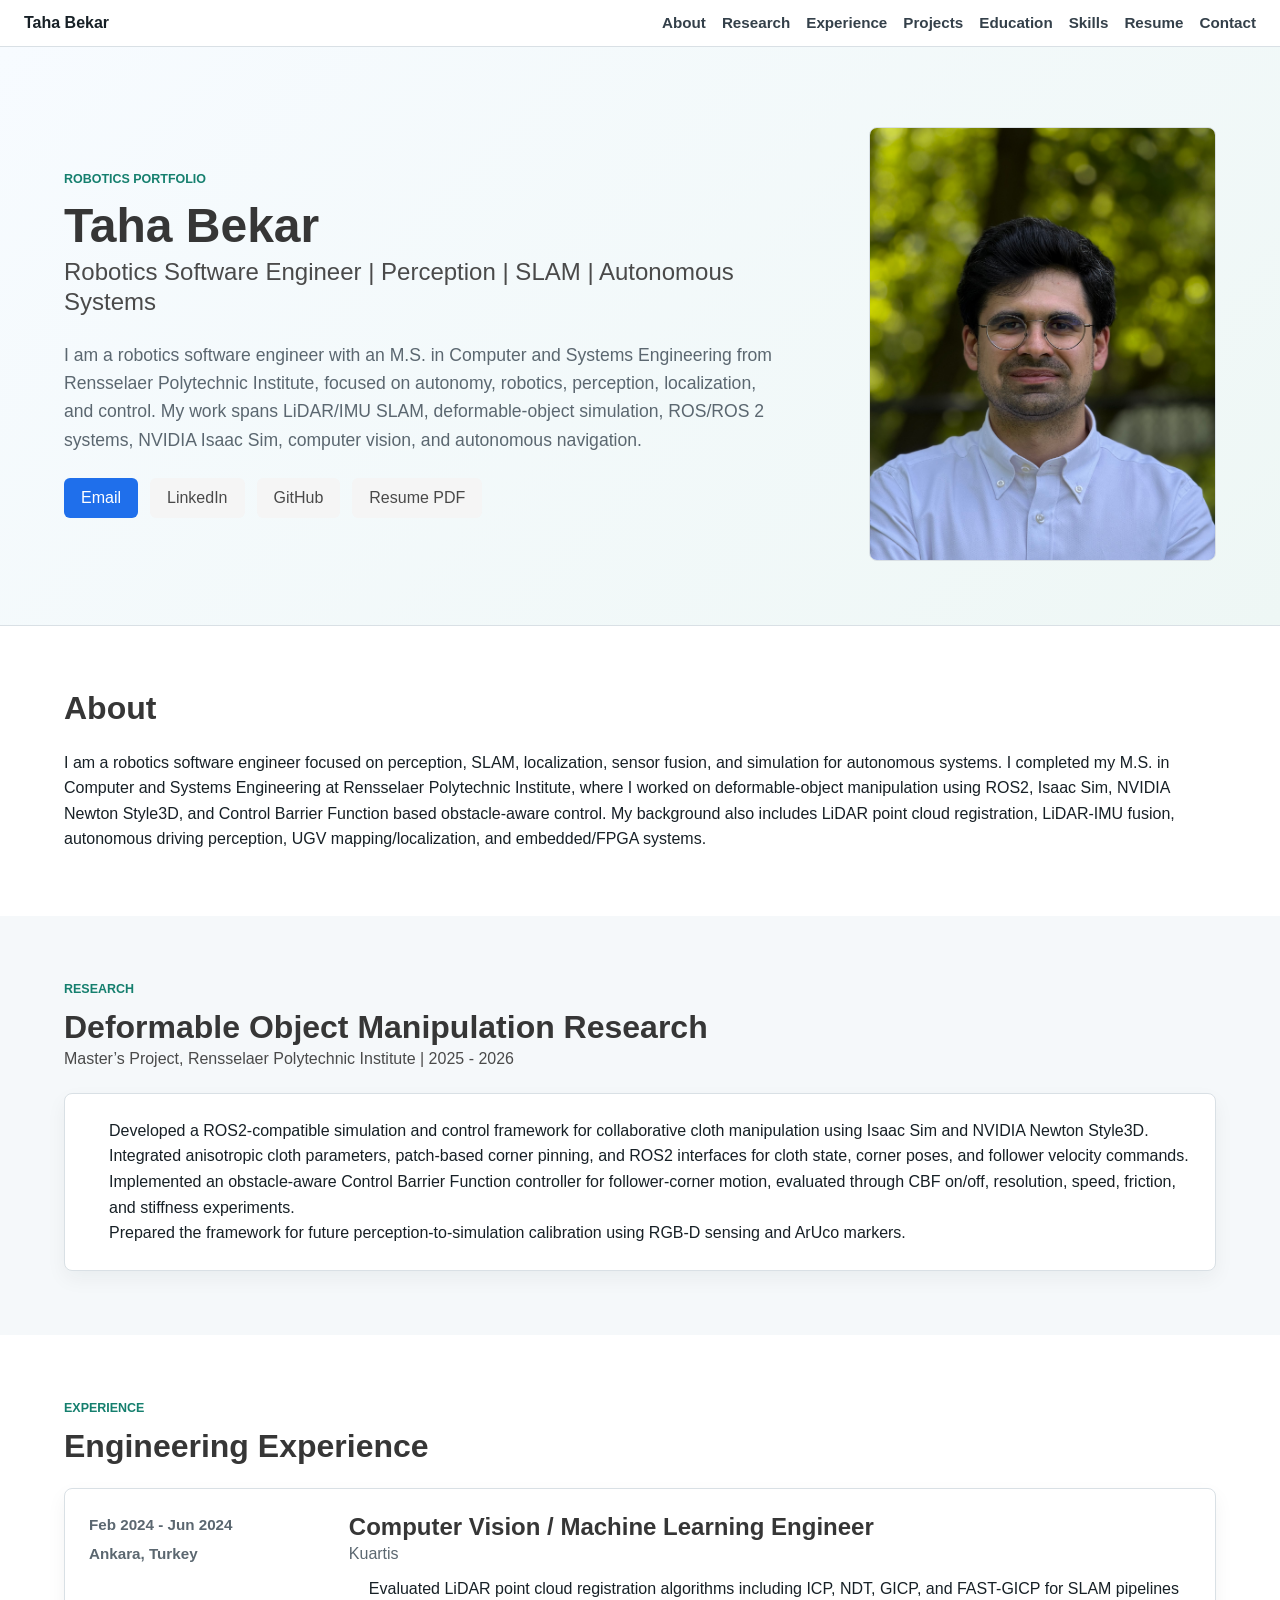
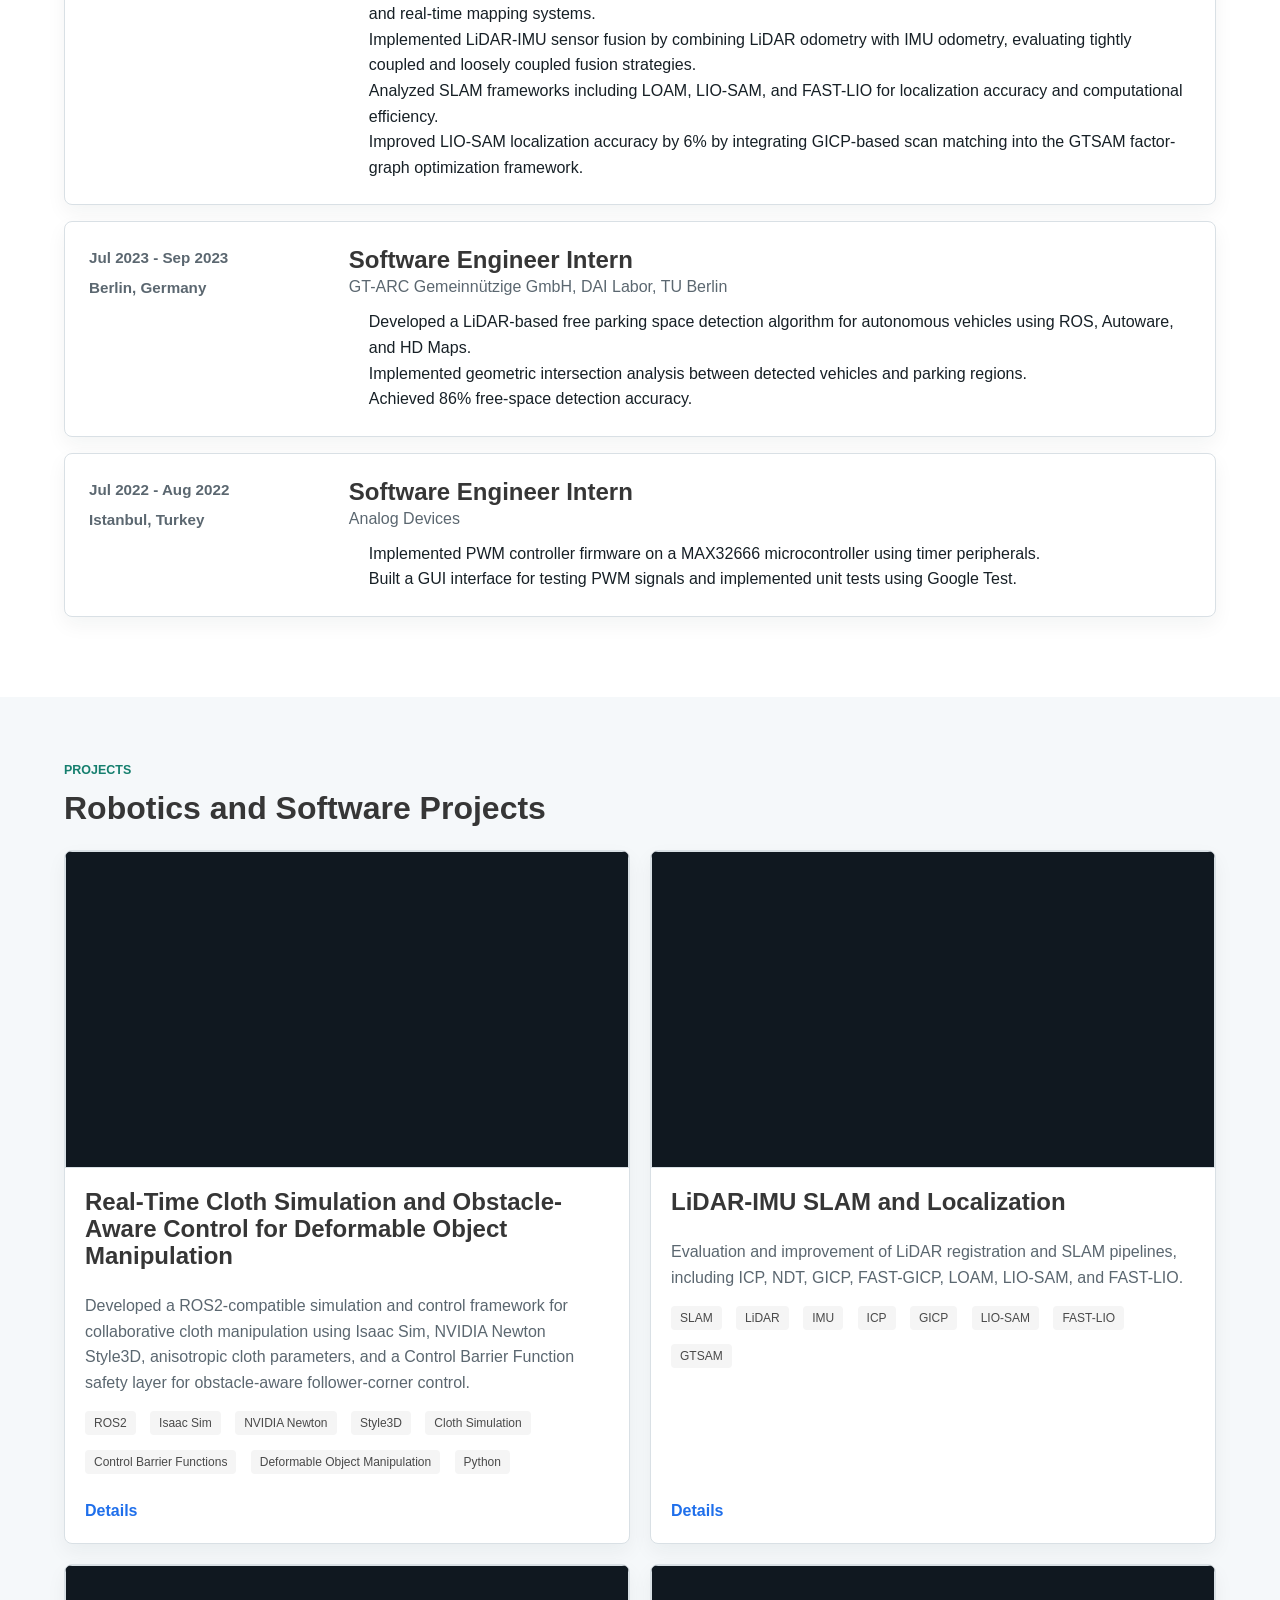
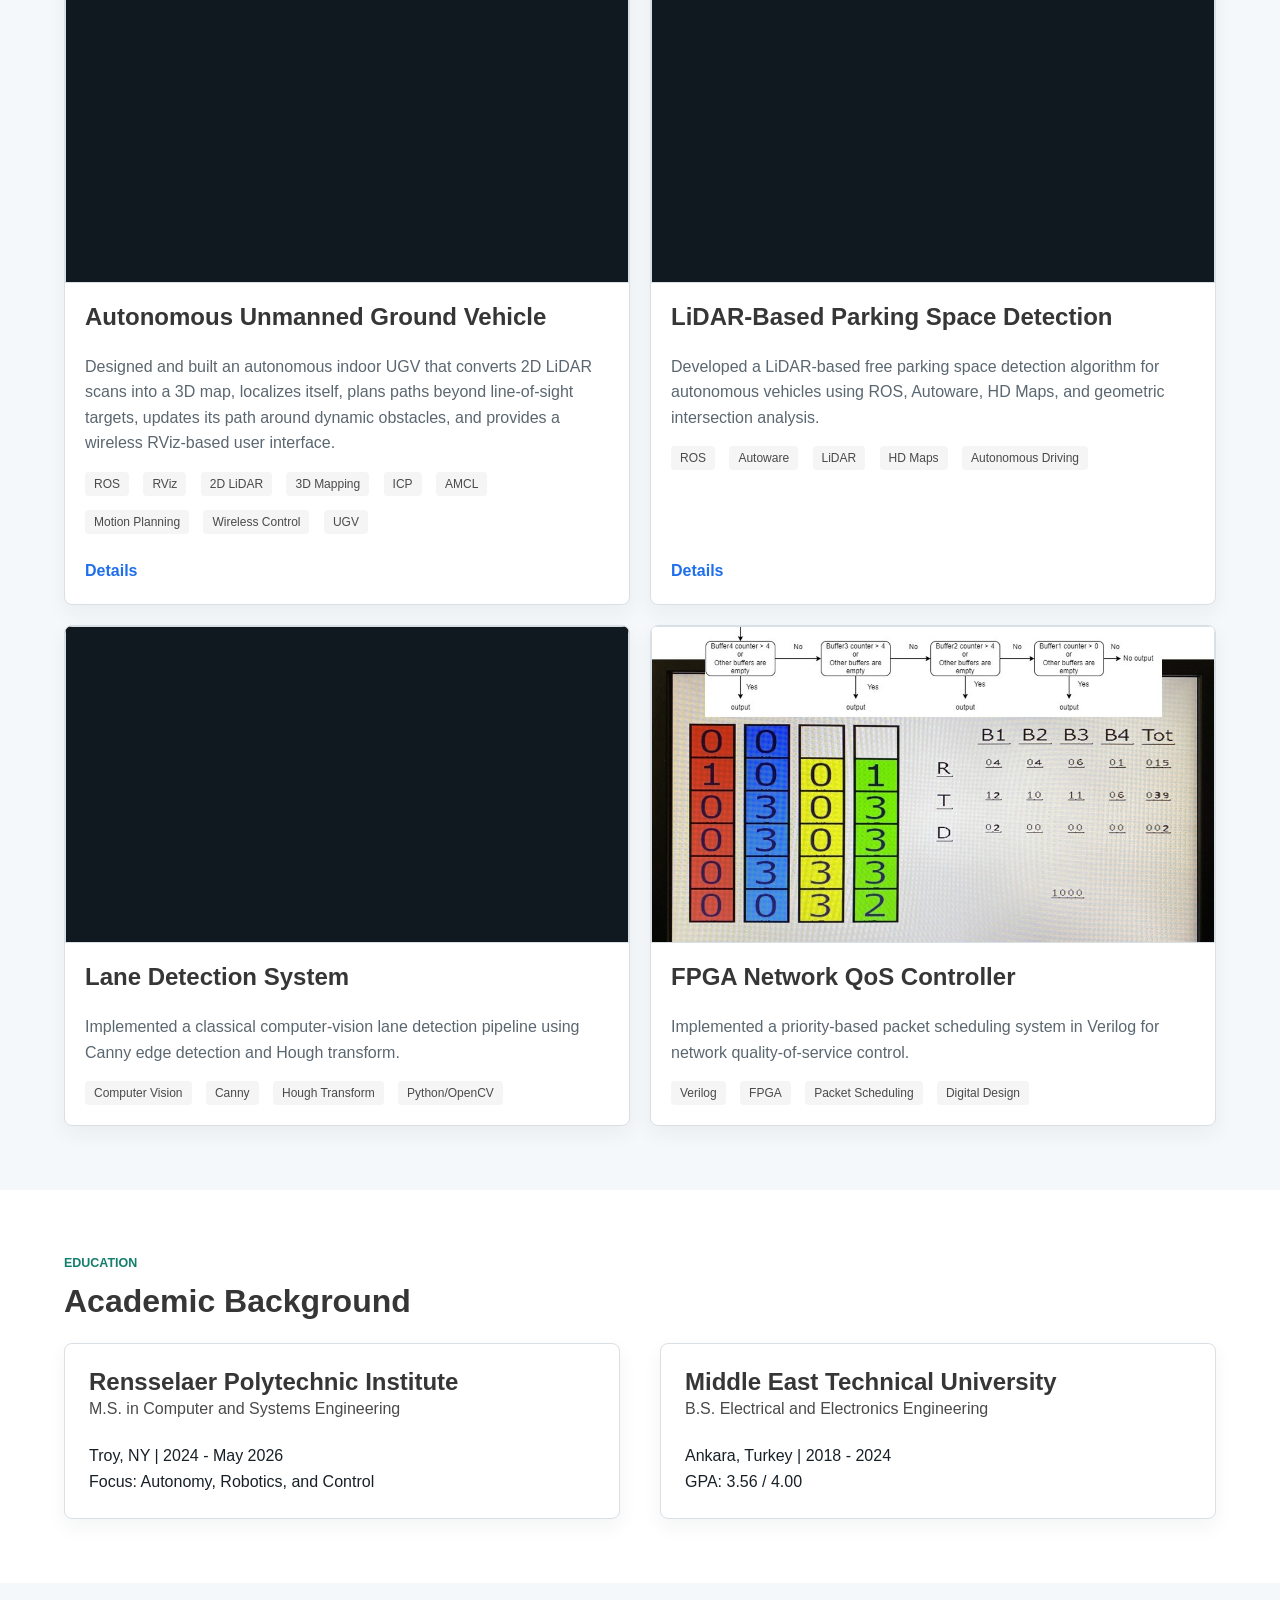
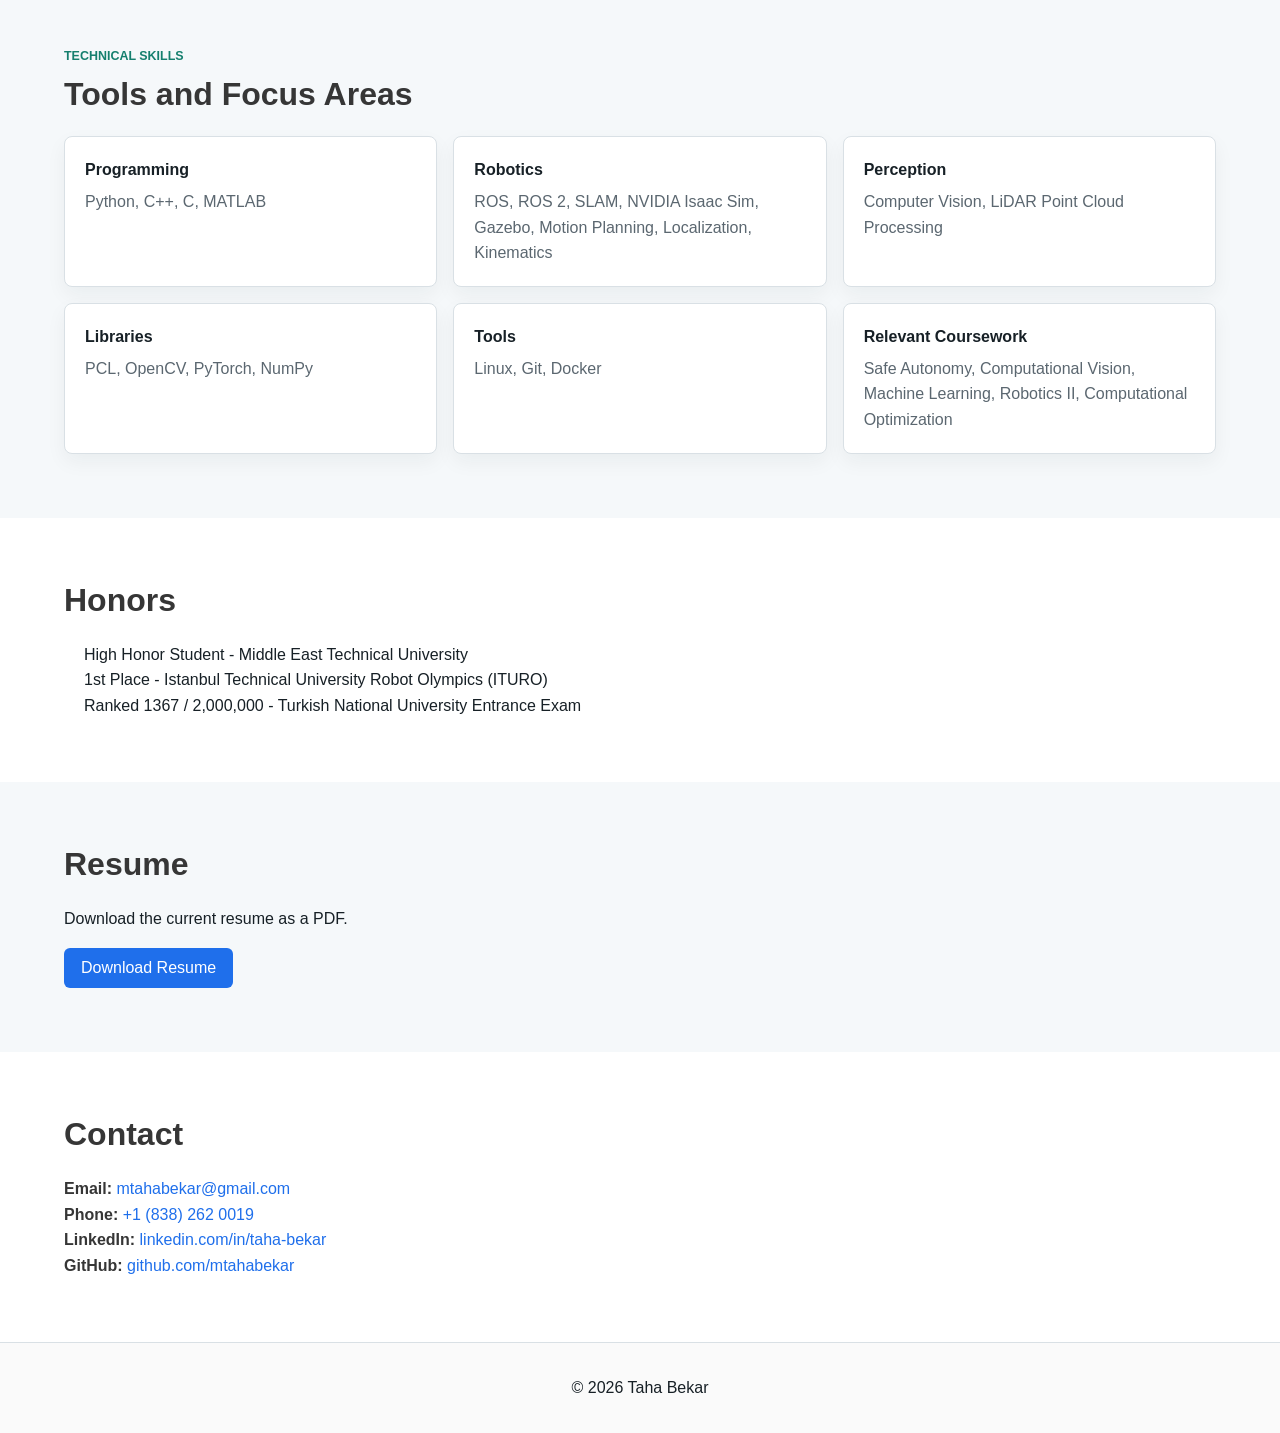
<file: index.html>
<!DOCTYPE html>
<html lang="en">
<head>
    <meta charset="UTF-8">
    <meta name="viewport" content="width=device-width, initial-scale=1.0">
    <title>Taha Bekar | Robotics Software Engineer</title>
    <meta name="description" content="Personal website of Taha Bekar, a robotics software engineer focused on perception, SLAM, LiDAR/IMU sensor fusion, ROS/ROS 2, simulation, and autonomous systems.">
    <meta property="og:title" content="Taha Bekar | Robotics Software Engineer">
    <meta property="og:description" content="Robotics software engineering portfolio focused on perception, SLAM, LiDAR/IMU sensor fusion, ROS/ROS 2, simulation, and autonomous systems.">
    <meta property="og:type" content="website">
    <link rel="stylesheet" href="css/bulma.min.css">
    <link rel="stylesheet" href="css/portfolio.css">
</head>
<body>
<nav class="site-nav" aria-label="Primary navigation">
    <a class="site-brand" href="#top">Taha Bekar</a>
    <div class="site-nav-links">
        <a href="#about">About</a>
        <a href="#research">Research</a>
        <a href="#experience">Experience</a>
        <a href="#projects">Projects</a>
        <a href="#education">Education</a>
        <a href="#skills">Skills</a>
        <a href="#resume">Resume</a>
        <a href="#contact">Contact</a>
    </div>
</nav>

<main id="top">
    <section class="hero portfolio-hero">
        <div class="hero-body">
            <div class="container">
                <div class="columns is-vcentered is-variable is-7">
                    <div class="column is-two-thirds">
                        <p class="eyebrow">Robotics Portfolio</p>
                        <h1 class="title is-1">Taha Bekar</h1>
                        <h2 class="subtitle is-4">Robotics Software Engineer | Perception | SLAM | Autonomous Systems</h2>
                        <p class="hero-summary">
                            I am a robotics software engineer with an M.S. in Computer and Systems Engineering from
                            Rensselaer Polytechnic Institute, focused on autonomy, robotics, perception, localization,
                            and control. My work spans LiDAR/IMU SLAM, deformable-object simulation, ROS/ROS 2 systems,
                            NVIDIA Isaac Sim, computer vision, and autonomous navigation.
                        </p>
                        <div class="hero-actions">
                            <a class="button is-link" href="mailto:mtahabekar@gmail.com">Email</a>
                            <a class="button is-light" href="https://www.linkedin.com/in/taha-bekar" target="_blank" rel="noopener">LinkedIn</a>
                            <a class="button is-light" href="https://github.com/mtahabekar" target="_blank" rel="noopener">GitHub</a>
                            <a class="button is-light" href="assets/Taha_Bekar_CV.pdf" target="_blank" rel="noopener">Resume PDF</a>
                        </div>
                    </div>
                    <div class="column">
                        <figure class="media-frame portrait-placeholder">
                            <img src="assets/images/profile.jpg" alt="Portrait of Taha Bekar">
                        </figure>
                    </div>
                </div>
            </div>
        </div>
    </section>

    <section class="section" id="about">
        <div class="container narrow">
            <h2 class="title is-3">About</h2>
            <p>
                I am a robotics software engineer focused on perception, SLAM, localization, sensor fusion, and
                simulation for autonomous systems. I completed my M.S. in Computer and Systems Engineering at
                Rensselaer Polytechnic Institute, where I worked on deformable-object manipulation using ROS2,
                Isaac Sim, NVIDIA Newton Style3D, and Control Barrier Function based obstacle-aware control. My
                background also includes LiDAR point cloud registration, LiDAR-IMU fusion, autonomous driving
                perception, UGV mapping/localization, and embedded/FPGA systems.
            </p>
        </div>
    </section>

    <section class="section section-muted" id="research">
        <div class="container">
            <div class="section-heading">
                <p class="eyebrow">Research</p>
                <h2 class="title is-3">Deformable Object Manipulation Research</h2>
                <p class="subtitle is-6">Master&rsquo;s Project, Rensselaer Polytechnic Institute | 2025 - 2026</p>
            </div>
            <div class="content-card">
                <ul>
                    <li>Developed a ROS2-compatible simulation and control framework for collaborative cloth manipulation using Isaac Sim and NVIDIA Newton Style3D.</li>
                    <li>Integrated anisotropic cloth parameters, patch-based corner pinning, and ROS2 interfaces for cloth state, corner poses, and follower velocity commands.</li>
                    <li>Implemented an obstacle-aware Control Barrier Function controller for follower-corner motion, evaluated through CBF on/off, resolution, speed, friction, and stiffness experiments.</li>
                    <li>Prepared the framework for future perception-to-simulation calibration using RGB-D sensing and ArUco markers.</li>
                </ul>
            </div>
        </div>
    </section>

    <section class="section" id="experience">
        <div class="container">
            <div class="section-heading">
                <p class="eyebrow">Experience</p>
                <h2 class="title is-3">Engineering Experience</h2>
            </div>

            <article class="timeline-item">
                <div class="timeline-meta">
                    <p>Feb 2024 - Jun 2024</p>
                    <p>Ankara, Turkey</p>
                </div>
                <div class="timeline-body">
                    <h3 class="title is-4">Computer Vision / Machine Learning Engineer</h3>
                    <p class="subtitle is-6">Kuartis</p>
                    <ul>
                        <li>Evaluated LiDAR point cloud registration algorithms including ICP, NDT, GICP, and FAST-GICP for SLAM pipelines and real-time mapping systems.</li>
                        <li>Implemented LiDAR-IMU sensor fusion by combining LiDAR odometry with IMU odometry, evaluating tightly coupled and loosely coupled fusion strategies.</li>
                        <li>Analyzed SLAM frameworks including LOAM, LIO-SAM, and FAST-LIO for localization accuracy and computational efficiency.</li>
                        <li>Improved LIO-SAM localization accuracy by 6% by integrating GICP-based scan matching into the GTSAM factor-graph optimization framework.</li>
                    </ul>
                </div>
            </article>

            <article class="timeline-item">
                <div class="timeline-meta">
                    <p>Jul 2023 - Sep 2023</p>
                    <p>Berlin, Germany</p>
                </div>
                <div class="timeline-body">
                    <h3 class="title is-4">Software Engineer Intern</h3>
                    <p class="subtitle is-6">GT-ARC Gemeinn&uuml;tzige GmbH, DAI Labor, TU Berlin</p>
                    <ul>
                        <li>Developed a LiDAR-based free parking space detection algorithm for autonomous vehicles using ROS, Autoware, and HD Maps.</li>
                        <li>Implemented geometric intersection analysis between detected vehicles and parking regions.</li>
                        <li>Achieved 86% free-space detection accuracy.</li>
                    </ul>
                </div>
            </article>

            <article class="timeline-item">
                <div class="timeline-meta">
                    <p>Jul 2022 - Aug 2022</p>
                    <p>Istanbul, Turkey</p>
                </div>
                <div class="timeline-body">
                    <h3 class="title is-4">Software Engineer Intern</h3>
                    <p class="subtitle is-6">Analog Devices</p>
                    <ul>
                        <li>Implemented PWM controller firmware on a MAX32666 microcontroller using timer peripherals.</li>
                        <li>Built a GUI interface for testing PWM signals and implemented unit tests using Google Test.</li>
                    </ul>
                </div>
            </article>
        </div>
    </section>

    <section class="section section-muted" id="projects">
        <div class="container">
            <div class="section-heading">
                <p class="eyebrow">Projects</p>
                <h2 class="title is-3">Robotics and Software Projects</h2>
            </div>
            <div class="project-grid">
                <article class="project-card">
                    <figure class="media-frame project-image">
                        <iframe
                            src="https://www.youtube.com/embed/EaQOPBVk_W0"
                            title="Deformable object manipulation research video"
                            loading="lazy"
                            allow="accelerometer; autoplay; clipboard-write; encrypted-media; gyroscope; picture-in-picture; web-share"
                            allowfullscreen>
                        </iframe>
                    </figure>
                    <div class="project-content">
                        <h3 class="title is-4">Real-Time Cloth Simulation and Obstacle-Aware Control for Deformable Object Manipulation</h3>
                        <p>Developed a ROS2-compatible simulation and control framework for collaborative cloth manipulation using Isaac Sim, NVIDIA Newton Style3D, anisotropic cloth parameters, and a Control Barrier Function safety layer for obstacle-aware follower-corner control.</p>
                        <div class="tags">
                            <span class="tag">ROS2</span>
                            <span class="tag">Isaac Sim</span>
                            <span class="tag">NVIDIA Newton</span>
                            <span class="tag">Style3D</span>
                            <span class="tag">Cloth Simulation</span>
                            <span class="tag">Control Barrier Functions</span>
                            <span class="tag">Deformable Object Manipulation</span>
                            <span class="tag">Python</span>
                        </div>
                        <a class="project-link" href="projects/deformable-object-manipulation.html">Details</a>
                    </div>
                </article>

                <article class="project-card">
                    <figure class="media-frame project-image">
                        <iframe
                            src="https://www.youtube.com/embed/Qf5c9lpxdgU"
                            title="LiDAR-IMU SLAM and localization video"
                            loading="lazy"
                            allow="accelerometer; autoplay; clipboard-write; encrypted-media; gyroscope; picture-in-picture; web-share"
                            allowfullscreen>
                        </iframe>
                    </figure>
                    <div class="project-content">
                        <h3 class="title is-4">LiDAR-IMU SLAM and Localization</h3>
                        <p>Evaluation and improvement of LiDAR registration and SLAM pipelines, including ICP, NDT, GICP, FAST-GICP, LOAM, LIO-SAM, and FAST-LIO.</p>
                        <div class="tags">
                            <span class="tag">SLAM</span>
                            <span class="tag">LiDAR</span>
                            <span class="tag">IMU</span>
                            <span class="tag">ICP</span>
                            <span class="tag">GICP</span>
                            <span class="tag">LIO-SAM</span>
                            <span class="tag">FAST-LIO</span>
                            <span class="tag">GTSAM</span>
                        </div>
                        <a class="project-link" href="projects/lidar-imu-slam.html">Details</a>
                    </div>
                </article>

                <article class="project-card">
                    <figure class="media-frame project-image">
                        <iframe
                            src="https://www.youtube.com/embed/qcqMBeMrgU0"
                            title="Autonomous UGV mapping system video"
                            loading="lazy"
                            allow="accelerometer; autoplay; clipboard-write; encrypted-media; gyroscope; picture-in-picture; web-share"
                            allowfullscreen>
                        </iframe>
                    </figure>
                    <div class="project-content">
                        <h3 class="title is-4">Autonomous Unmanned Ground Vehicle</h3>
                        <p>Designed and built an autonomous indoor UGV that converts 2D LiDAR scans into a 3D map, localizes itself, plans paths beyond line-of-sight targets, updates its path around dynamic obstacles, and provides a wireless RViz-based user interface.</p>
                        <div class="tags">
                            <span class="tag">ROS</span>
                            <span class="tag">RViz</span>
                            <span class="tag">2D LiDAR</span>
                            <span class="tag">3D Mapping</span>
                            <span class="tag">ICP</span>
                            <span class="tag">AMCL</span>
                            <span class="tag">Motion Planning</span>
                            <span class="tag">Wireless Control</span>
                            <span class="tag">UGV</span>
                        </div>
                        <a class="project-link" href="projects/ugv-mapping.html">Details</a>
                    </div>
                </article>

                <article class="project-card">
                    <figure class="media-frame project-image">
                        <iframe
                            src="https://www.youtube.com/embed/VNDclh1NsIs"
                            title="LiDAR-based parking space detection video"
                            loading="lazy"
                            allow="accelerometer; autoplay; clipboard-write; encrypted-media; gyroscope; picture-in-picture; web-share"
                            allowfullscreen>
                        </iframe>
                    </figure>
                    <div class="project-content">
                        <h3 class="title is-4">LiDAR-Based Parking Space Detection</h3>
                        <p>Developed a LiDAR-based free parking space detection algorithm for autonomous vehicles using ROS, Autoware, HD Maps, and geometric intersection analysis.</p>
                        <div class="tags">
                            <span class="tag">ROS</span>
                            <span class="tag">Autoware</span>
                            <span class="tag">LiDAR</span>
                            <span class="tag">HD Maps</span>
                            <span class="tag">Autonomous Driving</span>
                        </div>
                        <a class="project-link" href="projects/parking-space-detection.html">Details</a>
                    </div>
                </article>

                <article class="project-card">
                    <figure class="media-frame project-image">
                        <iframe
                            src="https://www.youtube.com/embed/I0izUzpThkc"
                            title="Lane detection system video"
                            loading="lazy"
                            allow="accelerometer; autoplay; clipboard-write; encrypted-media; gyroscope; picture-in-picture; web-share"
                            allowfullscreen>
                        </iframe>
                    </figure>
                    <div class="project-content">
                        <h3 class="title is-4">Lane Detection System</h3>
                        <p>Implemented a classical computer-vision lane detection pipeline using Canny edge detection and Hough transform.</p>
                        <div class="tags">
                            <span class="tag">Computer Vision</span>
                            <span class="tag">Canny</span>
                            <span class="tag">Hough Transform</span>
                            <span class="tag">Python/OpenCV</span>
                        </div>
                    </div>
                </article>

                <article class="project-card">
                    <figure class="media-frame project-image">
                        <img src="assets/images/fpga.jpg" alt="FPGA network QoS controller hardware setup">
                    </figure>
                    <div class="project-content">
                        <h3 class="title is-4">FPGA Network QoS Controller</h3>
                        <p>Implemented a priority-based packet scheduling system in Verilog for network quality-of-service control.</p>
                        <div class="tags">
                            <span class="tag">Verilog</span>
                            <span class="tag">FPGA</span>
                            <span class="tag">Packet Scheduling</span>
                            <span class="tag">Digital Design</span>
                        </div>
                    </div>
                </article>
            </div>
        </div>
    </section>

    <section class="section" id="education">
        <div class="container">
            <div class="section-heading">
                <p class="eyebrow">Education</p>
                <h2 class="title is-3">Academic Background</h2>
            </div>
            <div class="columns is-variable is-5">
                <div class="column">
                    <article class="content-card equal-height">
                        <h3 class="title is-4">Rensselaer Polytechnic Institute</h3>
                        <p class="subtitle is-6">M.S. in Computer and Systems Engineering</p>
                        <p>Troy, NY | 2024 - May 2026</p>
                        <p>Focus: Autonomy, Robotics, and Control</p>
                    </article>
                </div>
                <div class="column">
                    <article class="content-card equal-height">
                        <h3 class="title is-4">Middle East Technical University</h3>
                        <p class="subtitle is-6">B.S. Electrical and Electronics Engineering</p>
                        <p>Ankara, Turkey | 2018 - 2024</p>
                        <p>GPA: 3.56 / 4.00</p>
                    </article>
                </div>
            </div>
        </div>
    </section>

    <section class="section section-muted" id="skills">
        <div class="container">
            <div class="section-heading">
                <p class="eyebrow">Technical Skills</p>
                <h2 class="title is-3">Tools and Focus Areas</h2>
            </div>
            <div class="skills-grid">
                <div class="skill-group">
                    <h3>Programming</h3>
                    <p>Python, C++, C, MATLAB</p>
                </div>
                <div class="skill-group">
                    <h3>Robotics</h3>
                    <p>ROS, ROS 2, SLAM, NVIDIA Isaac Sim, Gazebo, Motion Planning, Localization, Kinematics</p>
                </div>
                <div class="skill-group">
                    <h3>Perception</h3>
                    <p>Computer Vision, LiDAR Point Cloud Processing</p>
                </div>
                <div class="skill-group">
                    <h3>Libraries</h3>
                    <p>PCL, OpenCV, PyTorch, NumPy</p>
                </div>
                <div class="skill-group">
                    <h3>Tools</h3>
                    <p>Linux, Git, Docker</p>
                </div>
                <div class="skill-group">
                    <h3>Relevant Coursework</h3>
                    <p>Safe Autonomy, Computational Vision, Machine Learning, Robotics II, Computational Optimization</p>
                </div>
            </div>
        </div>
    </section>

    <section class="section" id="honors">
        <div class="container narrow">
            <h2 class="title is-3">Honors</h2>
            <ul class="honors-list">
                <li>High Honor Student - Middle East Technical University</li>
                <li>1st Place - Istanbul Technical University Robot Olympics (ITURO)</li>
                <li>Ranked 1367 / 2,000,000 - Turkish National University Entrance Exam</li>
            </ul>
        </div>
    </section>

    <section class="section section-muted" id="resume">
        <div class="container narrow">
            <h2 class="title is-3">Resume</h2>
            <p>
                Download the current resume as a PDF.
            </p>
            <p class="section-action">
                <a class="button is-link" href="assets/Taha_Bekar_CV.pdf" target="_blank" rel="noopener">Download Resume</a>
            </p>
        </div>
    </section>

    <section class="section" id="contact">
        <div class="container narrow">
            <h2 class="title is-3">Contact</h2>
            <div class="contact-list">
                <p><strong>Email:</strong> <a href="mailto:mtahabekar@gmail.com">mtahabekar@gmail.com</a></p>
                <p><strong>Phone:</strong> <a href="tel:+18382620019">+1 (838) 262 0019</a></p>
                <p><strong>LinkedIn:</strong> <a href="https://www.linkedin.com/in/taha-bekar" target="_blank" rel="noopener">linkedin.com/in/taha-bekar</a></p>
                <p><strong>GitHub:</strong> <a href="https://github.com/mtahabekar" target="_blank" rel="noopener">github.com/mtahabekar</a></p>
            </div>
        </div>
    </section>
</main>

<footer class="footer">
    <div class="content has-text-centered">
        <p>&copy; 2026 Taha Bekar</p>
    </div>
</footer>
</body>
</html>
</file>
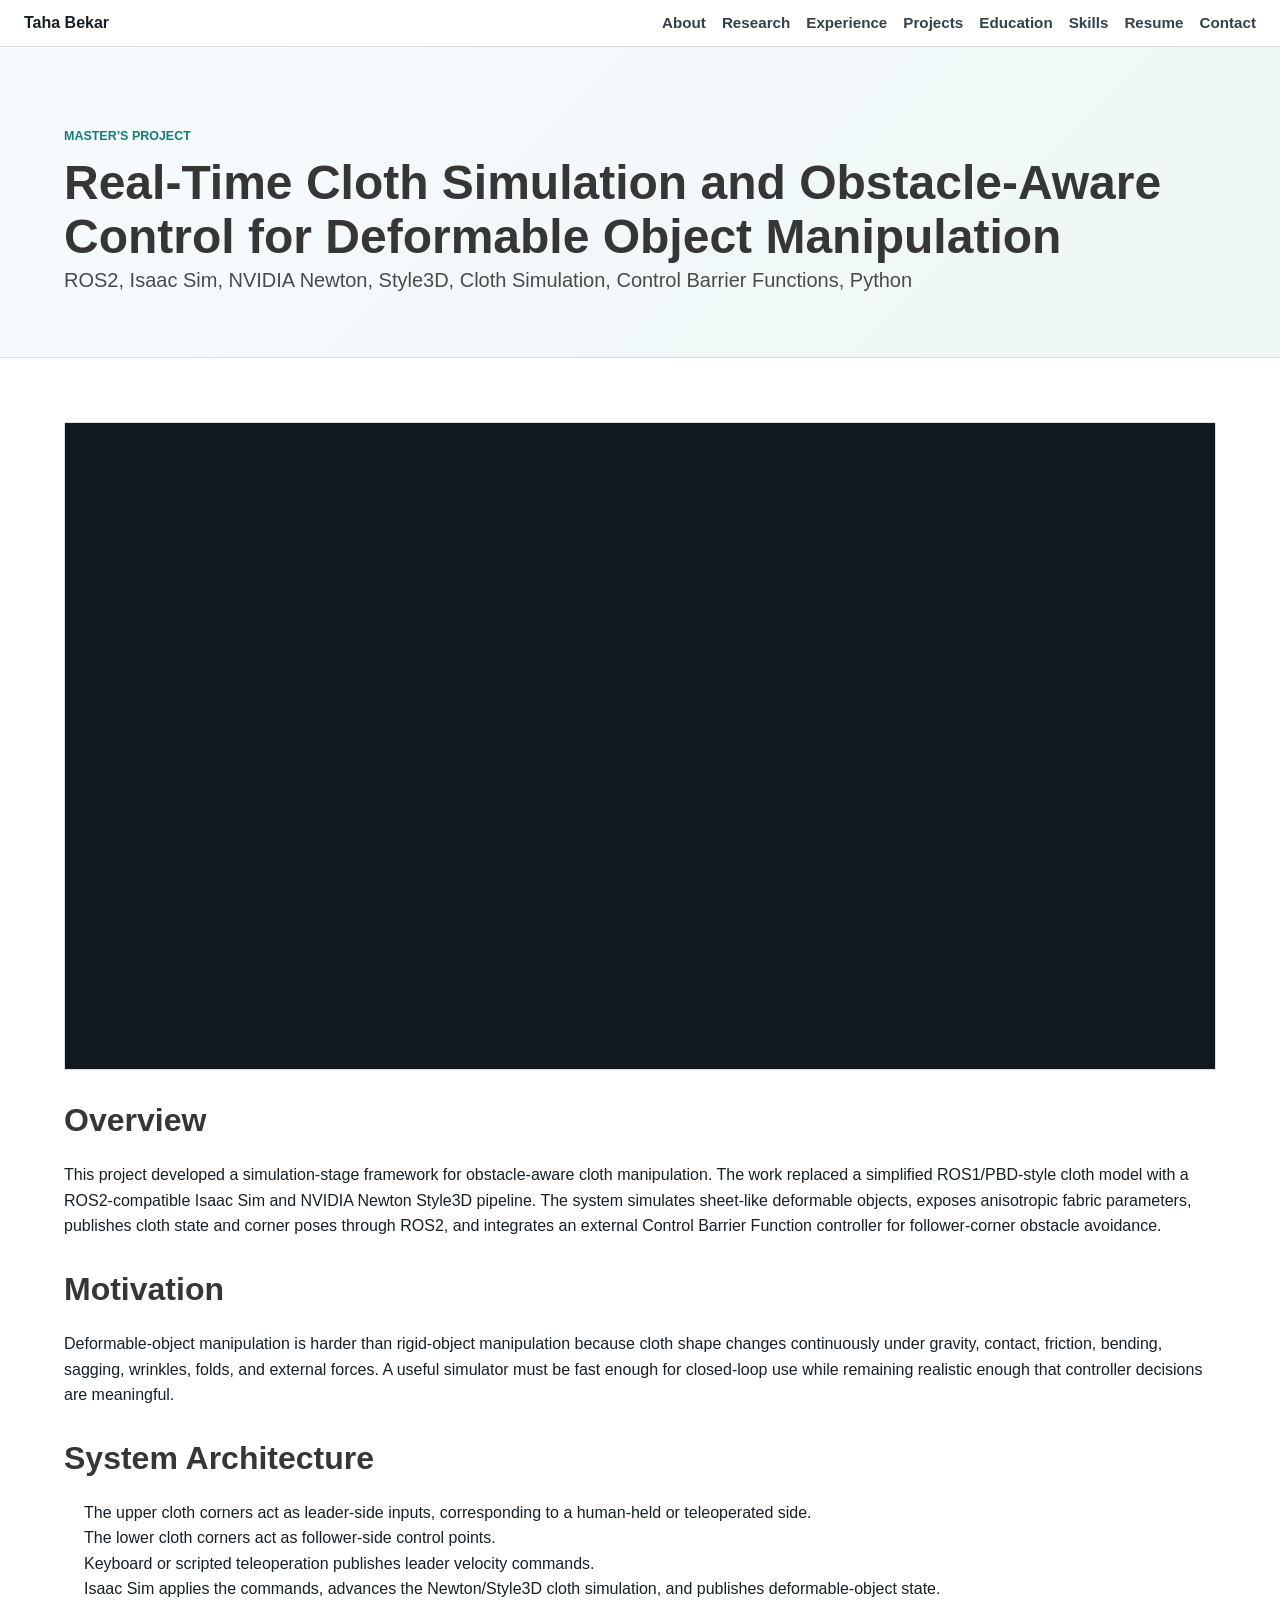
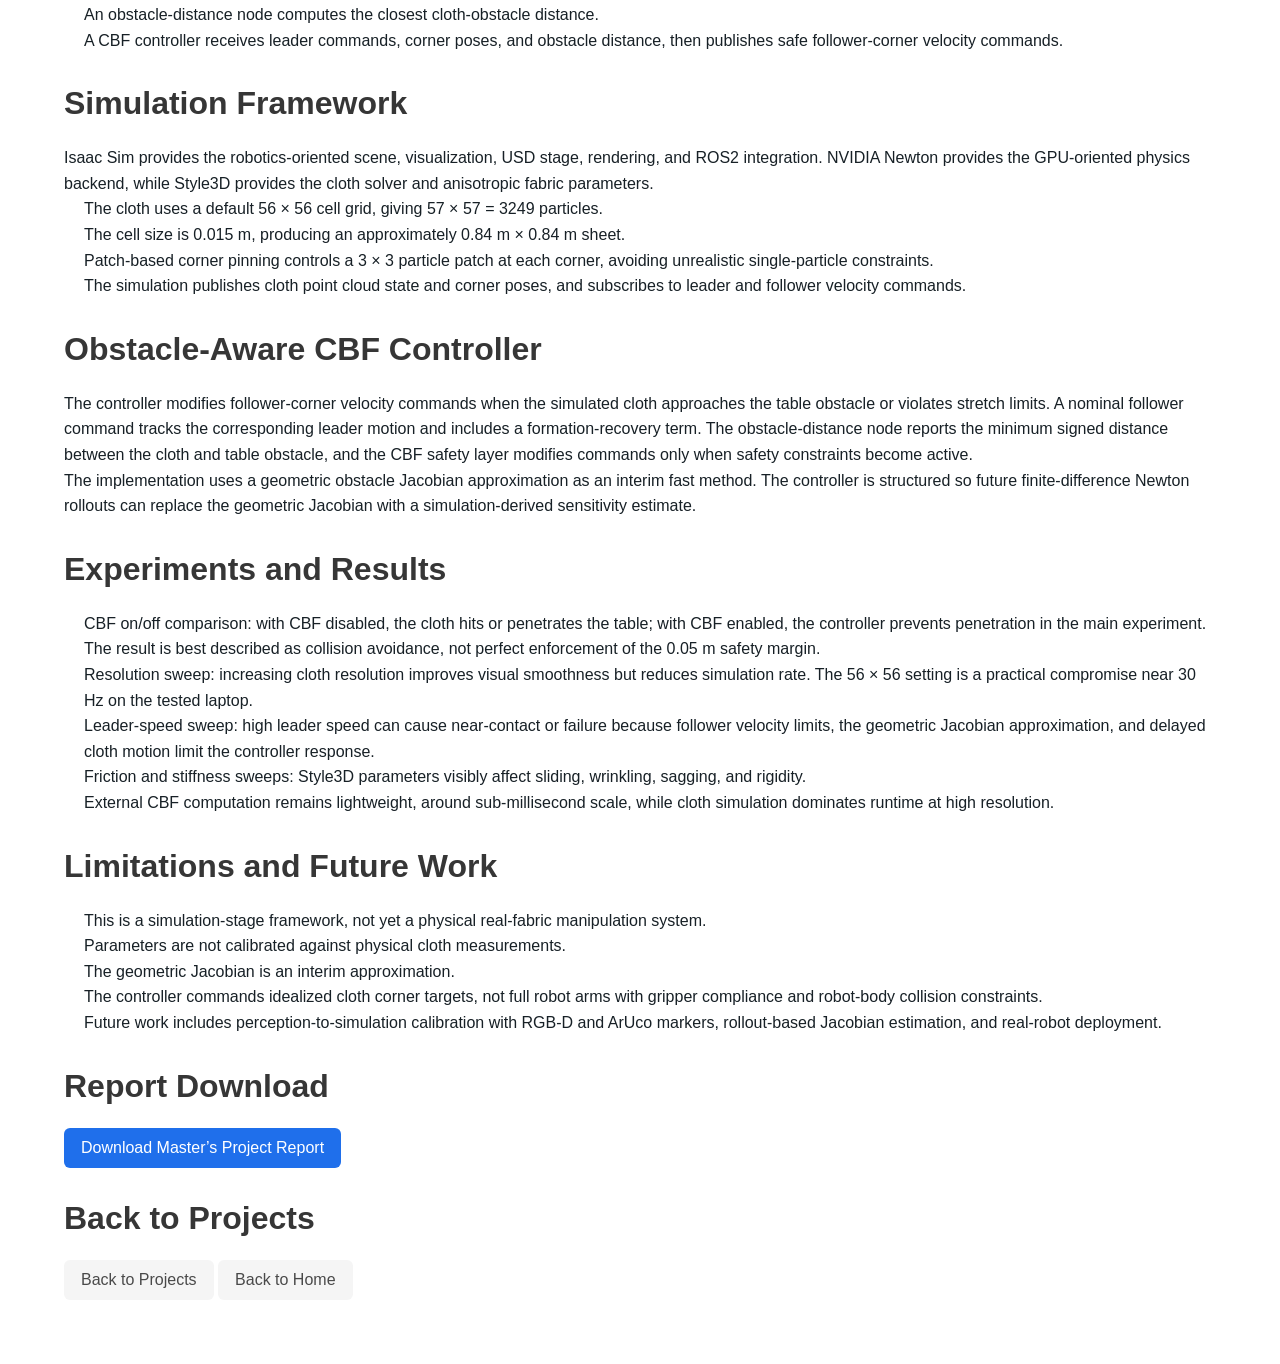
<file: projects/deformable-object-manipulation.html>
<!DOCTYPE html>
<html lang="en">
<head>
    <meta charset="UTF-8">
    <meta name="viewport" content="width=device-width, initial-scale=1.0">
    <title>Real-Time Cloth Simulation and Obstacle-Aware Control | Taha Bekar</title>
    <meta name="description" content="Master's project by Taha Bekar on ROS2-compatible real-time cloth simulation and obstacle-aware Control Barrier Function control using Isaac Sim, NVIDIA Newton, and Style3D.">
    <link rel="stylesheet" href="../css/bulma.min.css">
    <link rel="stylesheet" href="../css/portfolio.css">
</head>
<body>
<nav class="site-nav" aria-label="Project navigation">
    <a class="site-brand" href="../index.html#top">Taha Bekar</a>
    <div class="site-nav-links">
        <a href="../index.html#about">About</a>
        <a href="../index.html#research">Research</a>
        <a href="../index.html#experience">Experience</a>
        <a href="../index.html#projects">Projects</a>
        <a href="../index.html#education">Education</a>
        <a href="../index.html#skills">Skills</a>
        <a href="../index.html#resume">Resume</a>
        <a href="../index.html#contact">Contact</a>
    </div>
</nav>

<main>
    <section class="hero portfolio-hero project-hero">
        <div class="hero-body">
            <div class="container narrow">
                <p class="eyebrow">Master&rsquo;s Project</p>
                <h1 class="title is-1">Real-Time Cloth Simulation and Obstacle-Aware Control for Deformable Object Manipulation</h1>
                <p class="subtitle is-5">ROS2, Isaac Sim, NVIDIA Newton, Style3D, Cloth Simulation, Control Barrier Functions, Python</p>
            </div>
        </div>
    </section>

    <section class="section">
        <div class="container narrow">
            <figure class="media-frame project-detail-media">
                <iframe
                    src="https://www.youtube.com/embed/EaQOPBVk_W0"
                    title="Deformable object manipulation research video"
                    loading="lazy"
                    allow="accelerometer; autoplay; clipboard-write; encrypted-media; gyroscope; picture-in-picture; web-share"
                    allowfullscreen>
                </iframe>
            </figure>

            <div class="project-detail">
                <h2 class="title is-3">Overview</h2>
                <p>
                    This project developed a simulation-stage framework for obstacle-aware cloth manipulation. The
                    work replaced a simplified ROS1/PBD-style cloth model with a ROS2-compatible Isaac Sim and NVIDIA
                    Newton Style3D pipeline. The system simulates sheet-like deformable objects, exposes anisotropic
                    fabric parameters, publishes cloth state and corner poses through ROS2, and integrates an external
                    Control Barrier Function controller for follower-corner obstacle avoidance.
                </p>

                <h2 class="title is-3">Motivation</h2>
                <p>
                    Deformable-object manipulation is harder than rigid-object manipulation because cloth shape changes
                    continuously under gravity, contact, friction, bending, sagging, wrinkles, folds, and external
                    forces. A useful simulator must be fast enough for closed-loop use while remaining realistic enough
                    that controller decisions are meaningful.
                </p>

                <h2 class="title is-3">System Architecture</h2>
                <ul>
                    <li>The upper cloth corners act as leader-side inputs, corresponding to a human-held or teleoperated side.</li>
                    <li>The lower cloth corners act as follower-side control points.</li>
                    <li>Keyboard or scripted teleoperation publishes leader velocity commands.</li>
                    <li>Isaac Sim applies the commands, advances the Newton/Style3D cloth simulation, and publishes deformable-object state.</li>
                    <li>An obstacle-distance node computes the closest cloth-obstacle distance.</li>
                    <li>A CBF controller receives leader commands, corner poses, and obstacle distance, then publishes safe follower-corner velocity commands.</li>
                </ul>

                <h2 class="title is-3">Simulation Framework</h2>
                <p>
                    Isaac Sim provides the robotics-oriented scene, visualization, USD stage, rendering, and ROS2
                    integration. NVIDIA Newton provides the GPU-oriented physics backend, while Style3D provides the
                    cloth solver and anisotropic fabric parameters.
                </p>
                <ul>
                    <li>The cloth uses a default 56 &times; 56 cell grid, giving 57 &times; 57 = 3249 particles.</li>
                    <li>The cell size is 0.015 m, producing an approximately 0.84 m &times; 0.84 m sheet.</li>
                    <li>Patch-based corner pinning controls a 3 &times; 3 particle patch at each corner, avoiding unrealistic single-particle constraints.</li>
                    <li>The simulation publishes cloth point cloud state and corner poses, and subscribes to leader and follower velocity commands.</li>
                </ul>

                <h2 class="title is-3">Obstacle-Aware CBF Controller</h2>
                <p>
                    The controller modifies follower-corner velocity commands when the simulated cloth approaches the
                    table obstacle or violates stretch limits. A nominal follower command tracks the corresponding
                    leader motion and includes a formation-recovery term. The obstacle-distance node reports the minimum
                    signed distance between the cloth and table obstacle, and the CBF safety layer modifies commands
                    only when safety constraints become active.
                </p>
                <p>
                    The implementation uses a geometric obstacle Jacobian approximation as an interim fast method. The
                    controller is structured so future finite-difference Newton rollouts can replace the geometric
                    Jacobian with a simulation-derived sensitivity estimate.
                </p>

                <h2 class="title is-3">Experiments and Results</h2>
                <ul>
                    <li>CBF on/off comparison: with CBF disabled, the cloth hits or penetrates the table; with CBF enabled, the controller prevents penetration in the main experiment.</li>
                    <li>The result is best described as collision avoidance, not perfect enforcement of the 0.05 m safety margin.</li>
                    <li>Resolution sweep: increasing cloth resolution improves visual smoothness but reduces simulation rate. The 56 &times; 56 setting is a practical compromise near 30 Hz on the tested laptop.</li>
                    <li>Leader-speed sweep: high leader speed can cause near-contact or failure because follower velocity limits, the geometric Jacobian approximation, and delayed cloth motion limit the controller response.</li>
                    <li>Friction and stiffness sweeps: Style3D parameters visibly affect sliding, wrinkling, sagging, and rigidity.</li>
                    <li>External CBF computation remains lightweight, around sub-millisecond scale, while cloth simulation dominates runtime at high resolution.</li>
                </ul>

                <h2 class="title is-3">Limitations and Future Work</h2>
                <ul>
                    <li>This is a simulation-stage framework, not yet a physical real-fabric manipulation system.</li>
                    <li>Parameters are not calibrated against physical cloth measurements.</li>
                    <li>The geometric Jacobian is an interim approximation.</li>
                    <li>The controller commands idealized cloth corner targets, not full robot arms with gripper compliance and robot-body collision constraints.</li>
                    <li>Future work includes perception-to-simulation calibration with RGB-D and ArUco markers, rollout-based Jacobian estimation, and real-robot deployment.</li>
                </ul>

                <h2 class="title is-3">Report Download</h2>
                <p>
                    <a class="button is-link" href="../assets/Real_Time_Cloth_Simulation_Report_Taha_Bekar_Master%27s_Project.pdf" target="_blank" rel="noopener">
                        Download Master&rsquo;s Project Report
                    </a>
                </p>

                <h2 class="title is-3">Back to Projects</h2>
                <p class="section-action">
                    <a class="button is-light" href="../index.html#projects">Back to Projects</a>
                    <a class="button is-light" href="../index.html#top">Back to Home</a>
                </p>
            </div>
        </div>
    </section>
</main>
</body>
</html>
</file>
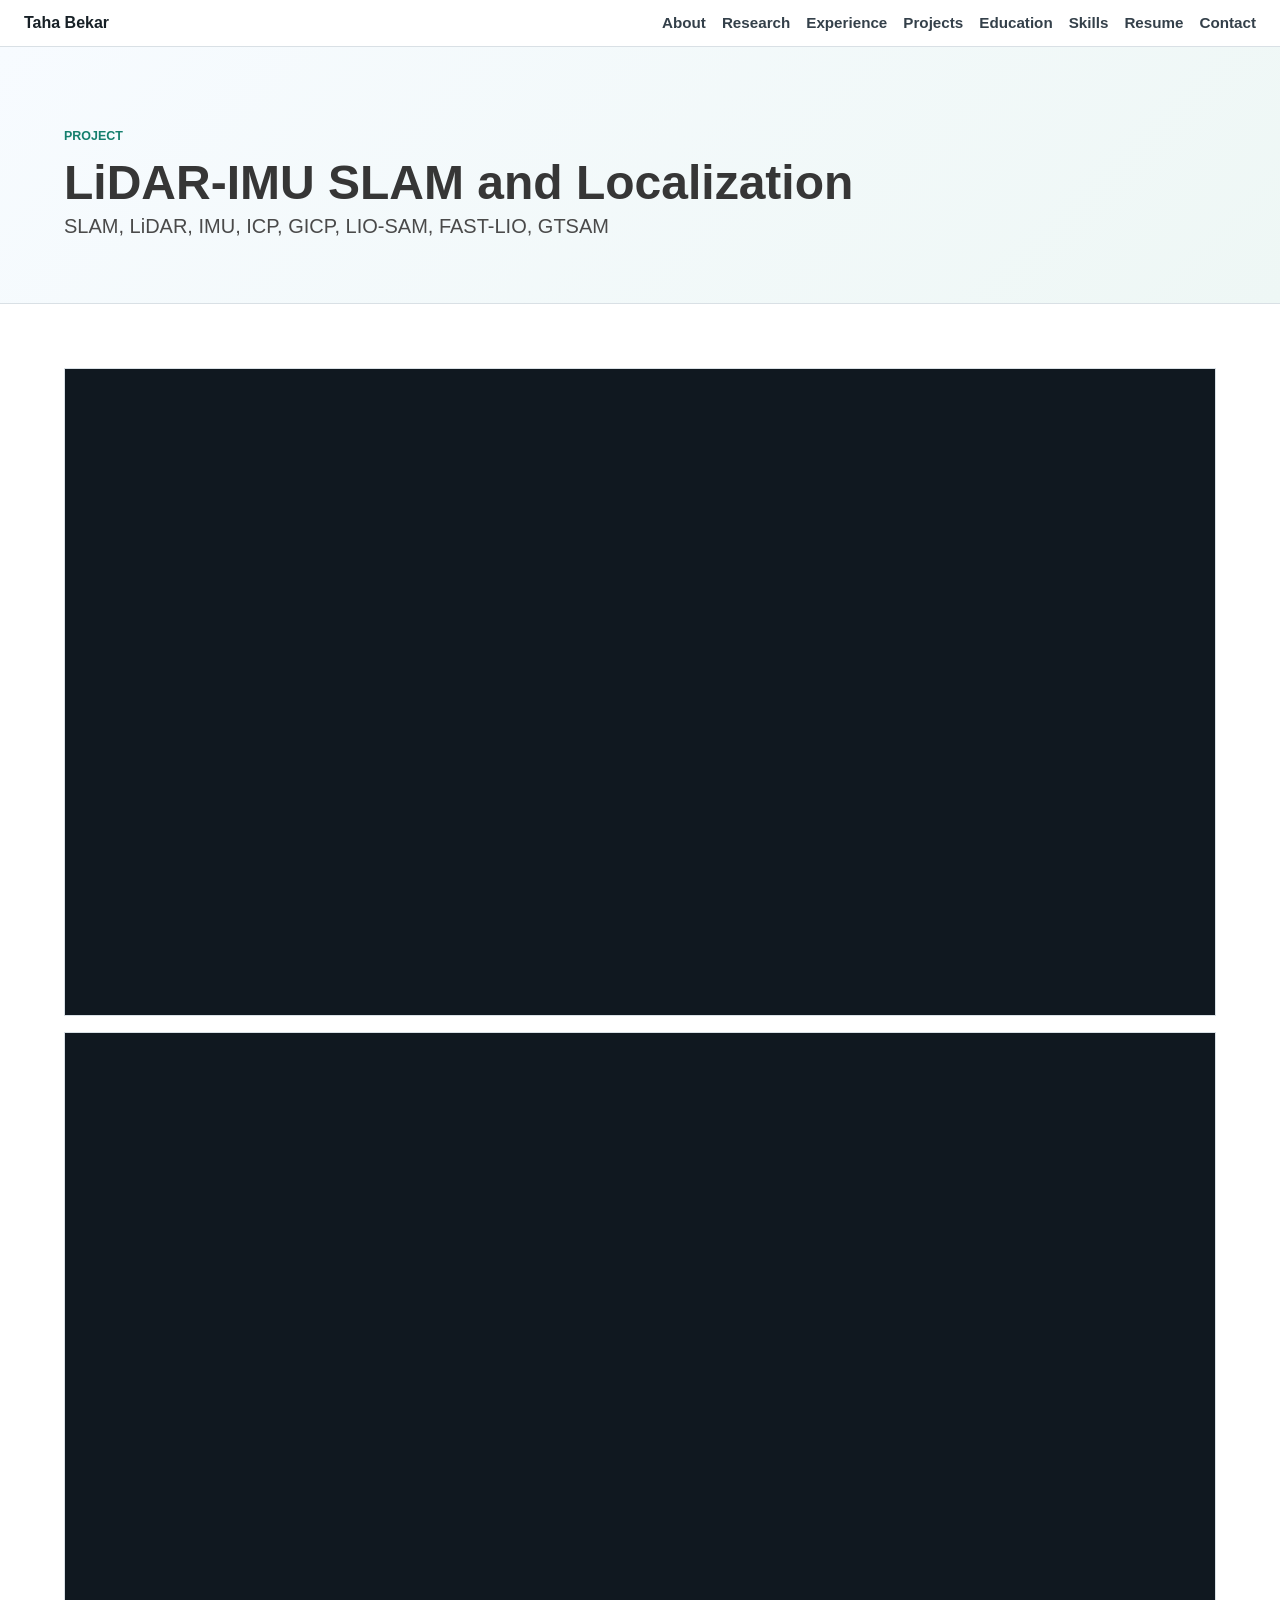
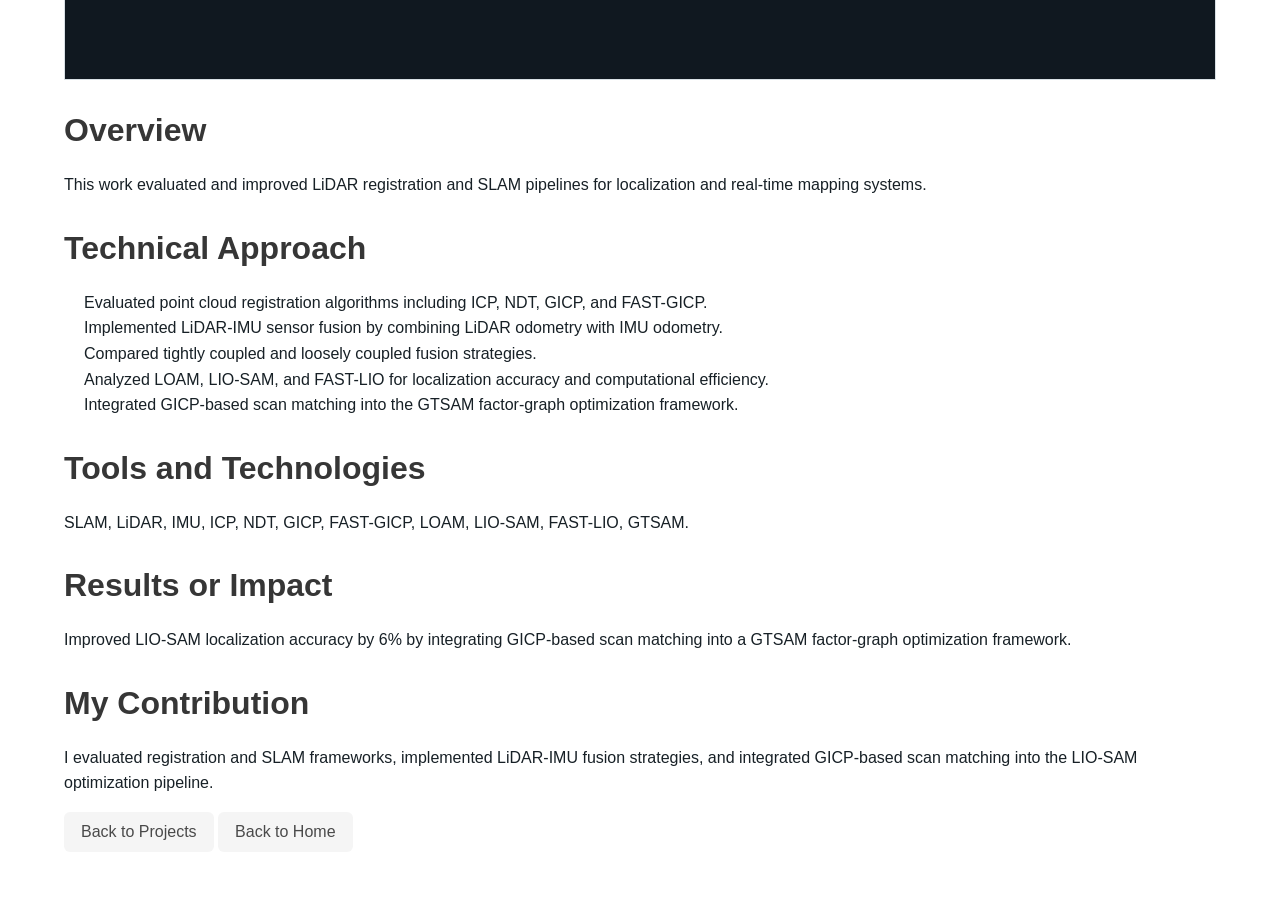
<file: projects/lidar-imu-slam.html>
<!DOCTYPE html>
<html lang="en">
<head>
    <meta charset="UTF-8">
    <meta name="viewport" content="width=device-width, initial-scale=1.0">
    <title>LiDAR-IMU SLAM and Localization | Taha Bekar</title>
    <meta name="description" content="LiDAR-IMU SLAM and localization project by Taha Bekar evaluating ICP, NDT, GICP, FAST-GICP, LOAM, LIO-SAM, FAST-LIO, and GTSAM.">
    <link rel="stylesheet" href="../css/bulma.min.css">
    <link rel="stylesheet" href="../css/portfolio.css">
</head>
<body>
<nav class="site-nav" aria-label="Project navigation">
    <a class="site-brand" href="../index.html#top">Taha Bekar</a>
    <div class="site-nav-links">
        <a href="../index.html#about">About</a>
        <a href="../index.html#research">Research</a>
        <a href="../index.html#experience">Experience</a>
        <a href="../index.html#projects">Projects</a>
        <a href="../index.html#education">Education</a>
        <a href="../index.html#skills">Skills</a>
        <a href="../index.html#resume">Resume</a>
        <a href="../index.html#contact">Contact</a>
    </div>
</nav>

<main>
    <section class="hero portfolio-hero project-hero">
        <div class="hero-body">
            <div class="container narrow">
                <p class="eyebrow">Project</p>
                <h1 class="title is-1">LiDAR-IMU SLAM and Localization</h1>
                <p class="subtitle is-5">SLAM, LiDAR, IMU, ICP, GICP, LIO-SAM, FAST-LIO, GTSAM</p>
            </div>
        </div>
    </section>

    <section class="section">
        <div class="container narrow">
            <div class="project-media-stack">
                <figure class="media-frame project-detail-media">
                    <iframe
                        src="https://www.youtube.com/embed/Qf5c9lpxdgU"
                        title="LiDAR-IMU SLAM and localization video 1"
                        loading="lazy"
                        allow="accelerometer; autoplay; clipboard-write; encrypted-media; gyroscope; picture-in-picture; web-share"
                        allowfullscreen>
                    </iframe>
                </figure>

                <figure class="media-frame project-detail-media">
                    <iframe
                        src="https://www.youtube.com/embed/Uy0nLalF4dU"
                        title="LiDAR-IMU SLAM and localization video 2"
                        loading="lazy"
                        allow="accelerometer; autoplay; clipboard-write; encrypted-media; gyroscope; picture-in-picture; web-share"
                        allowfullscreen>
                    </iframe>
                </figure>
            </div>

            <div class="project-detail">
                <h2 class="title is-3">Overview</h2>
                <p>
                    This work evaluated and improved LiDAR registration and SLAM pipelines for localization and
                    real-time mapping systems.
                </p>

                <h2 class="title is-3">Technical Approach</h2>
                <ul>
                    <li>Evaluated point cloud registration algorithms including ICP, NDT, GICP, and FAST-GICP.</li>
                    <li>Implemented LiDAR-IMU sensor fusion by combining LiDAR odometry with IMU odometry.</li>
                    <li>Compared tightly coupled and loosely coupled fusion strategies.</li>
                    <li>Analyzed LOAM, LIO-SAM, and FAST-LIO for localization accuracy and computational efficiency.</li>
                    <li>Integrated GICP-based scan matching into the GTSAM factor-graph optimization framework.</li>
                </ul>

                <h2 class="title is-3">Tools and Technologies</h2>
                <p>SLAM, LiDAR, IMU, ICP, NDT, GICP, FAST-GICP, LOAM, LIO-SAM, FAST-LIO, GTSAM.</p>

                <h2 class="title is-3">Results or Impact</h2>
                <p>
                    Improved LIO-SAM localization accuracy by 6% by integrating GICP-based scan matching into a
                    GTSAM factor-graph optimization framework.
                </p>

                <h2 class="title is-3">My Contribution</h2>
                <p>
                    I evaluated registration and SLAM frameworks, implemented LiDAR-IMU fusion strategies, and
                    integrated GICP-based scan matching into the LIO-SAM optimization pipeline.
                </p>
            </div>

            <p class="section-action">
                <a class="button is-light" href="../index.html#projects">Back to Projects</a>
                <a class="button is-light" href="../index.html#top">Back to Home</a>
            </p>
        </div>
    </section>
</main>
</body>
</html>
</file>
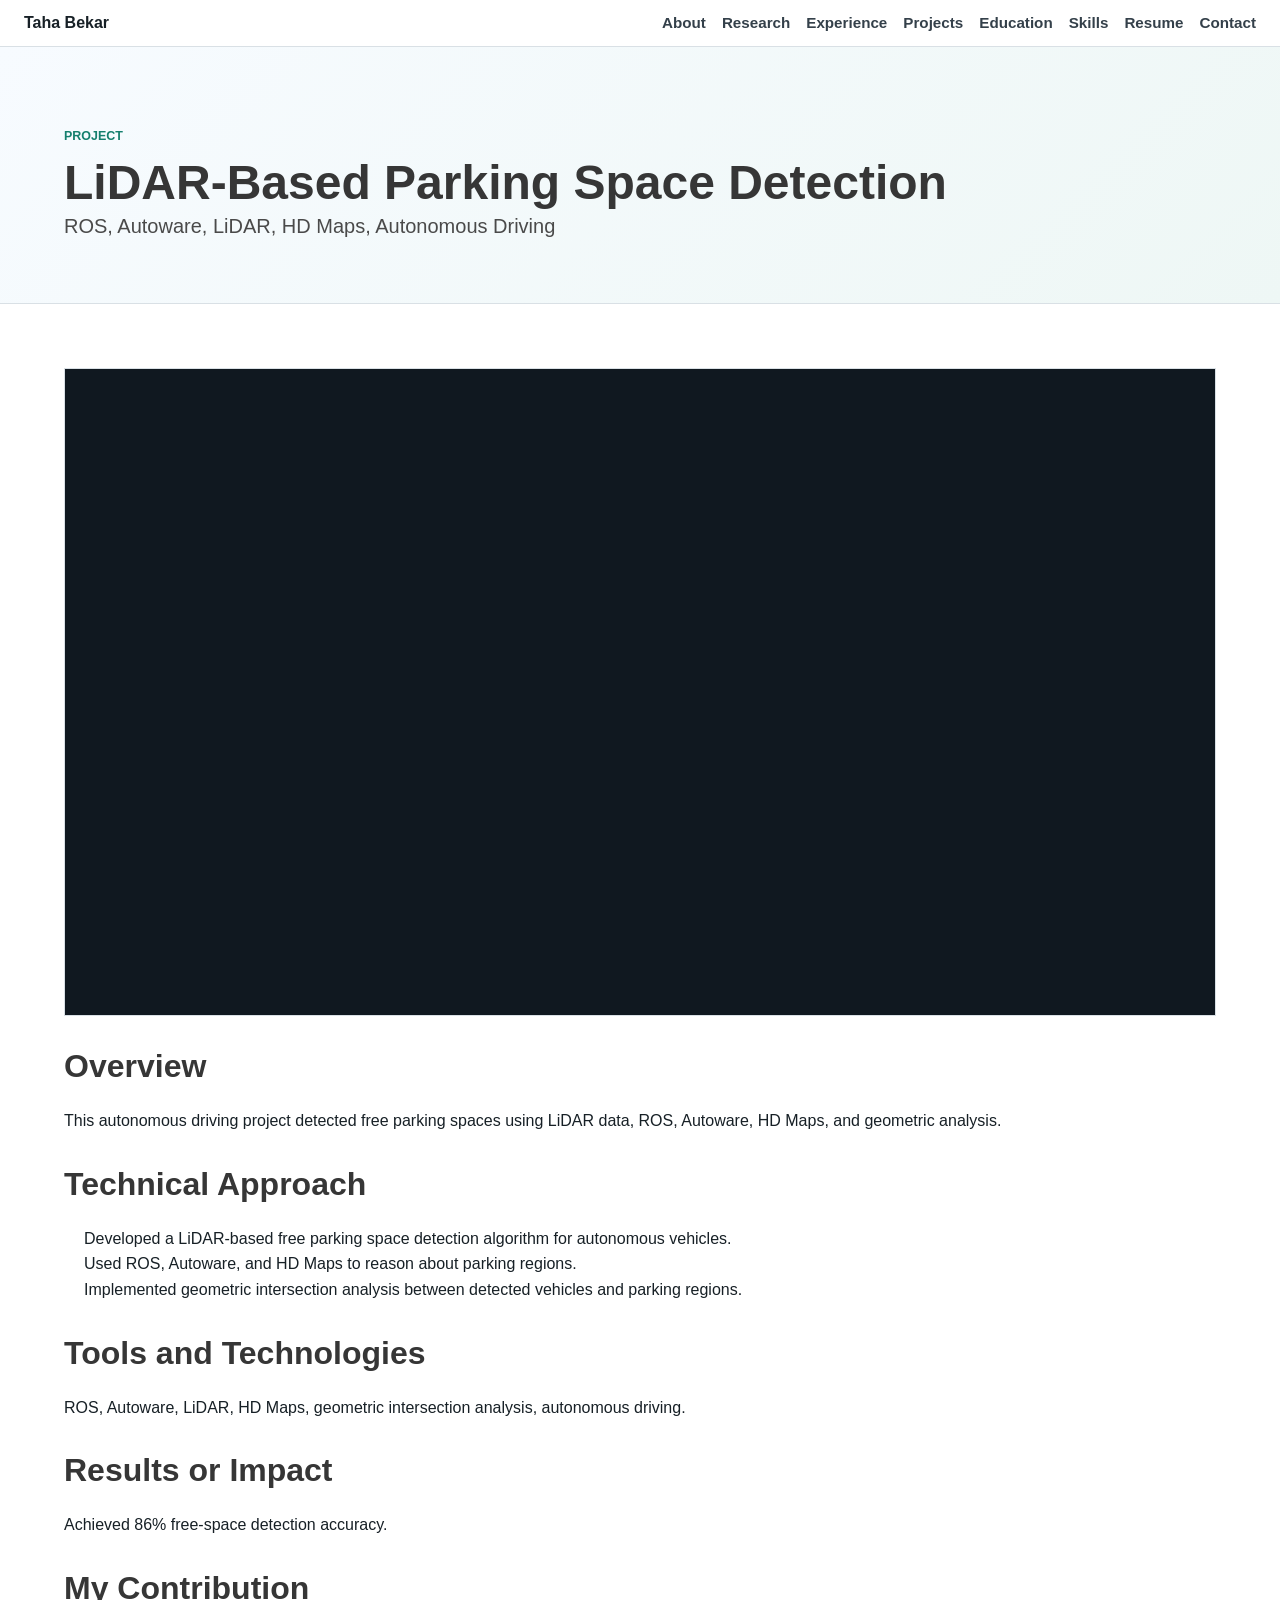
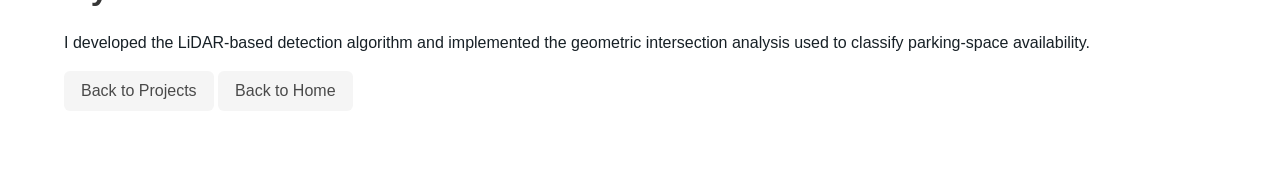
<file: projects/parking-space-detection.html>
<!DOCTYPE html>
<html lang="en">
<head>
    <meta charset="UTF-8">
    <meta name="viewport" content="width=device-width, initial-scale=1.0">
    <title>LiDAR-Based Parking Space Detection | Taha Bekar</title>
    <meta name="description" content="LiDAR-based parking space detection project by Taha Bekar using ROS, Autoware, LiDAR, HD Maps, and geometric intersection analysis.">
    <link rel="stylesheet" href="../css/bulma.min.css">
    <link rel="stylesheet" href="../css/portfolio.css">
</head>
<body>
<nav class="site-nav" aria-label="Project navigation">
    <a class="site-brand" href="../index.html#top">Taha Bekar</a>
    <div class="site-nav-links">
        <a href="../index.html#about">About</a>
        <a href="../index.html#research">Research</a>
        <a href="../index.html#experience">Experience</a>
        <a href="../index.html#projects">Projects</a>
        <a href="../index.html#education">Education</a>
        <a href="../index.html#skills">Skills</a>
        <a href="../index.html#resume">Resume</a>
        <a href="../index.html#contact">Contact</a>
    </div>
</nav>

<main>
    <section class="hero portfolio-hero project-hero">
        <div class="hero-body">
            <div class="container narrow">
                <p class="eyebrow">Project</p>
                <h1 class="title is-1">LiDAR-Based Parking Space Detection</h1>
                <p class="subtitle is-5">ROS, Autoware, LiDAR, HD Maps, Autonomous Driving</p>
            </div>
        </div>
    </section>

    <section class="section">
        <div class="container narrow">
            <figure class="media-frame project-detail-media">
                <iframe
                    src="https://www.youtube.com/embed/VNDclh1NsIs"
                    title="LiDAR-based parking space detection video"
                    loading="lazy"
                    allow="accelerometer; autoplay; clipboard-write; encrypted-media; gyroscope; picture-in-picture; web-share"
                    allowfullscreen>
                </iframe>
            </figure>

            <div class="project-detail">
                <h2 class="title is-3">Overview</h2>
                <p>
                    This autonomous driving project detected free parking spaces using LiDAR data, ROS, Autoware,
                    HD Maps, and geometric analysis.
                </p>

                <h2 class="title is-3">Technical Approach</h2>
                <ul>
                    <li>Developed a LiDAR-based free parking space detection algorithm for autonomous vehicles.</li>
                    <li>Used ROS, Autoware, and HD Maps to reason about parking regions.</li>
                    <li>Implemented geometric intersection analysis between detected vehicles and parking regions.</li>
                </ul>

                <h2 class="title is-3">Tools and Technologies</h2>
                <p>ROS, Autoware, LiDAR, HD Maps, geometric intersection analysis, autonomous driving.</p>

                <h2 class="title is-3">Results or Impact</h2>
                <p>Achieved 86% free-space detection accuracy.</p>

                <h2 class="title is-3">My Contribution</h2>
                <p>
                    I developed the LiDAR-based detection algorithm and implemented the geometric intersection analysis
                    used to classify parking-space availability.
                </p>
            </div>

            <p class="section-action">
                <a class="button is-light" href="../index.html#projects">Back to Projects</a>
                <a class="button is-light" href="../index.html#top">Back to Home</a>
            </p>
        </div>
    </section>
</main>
</body>
</html>
</file>
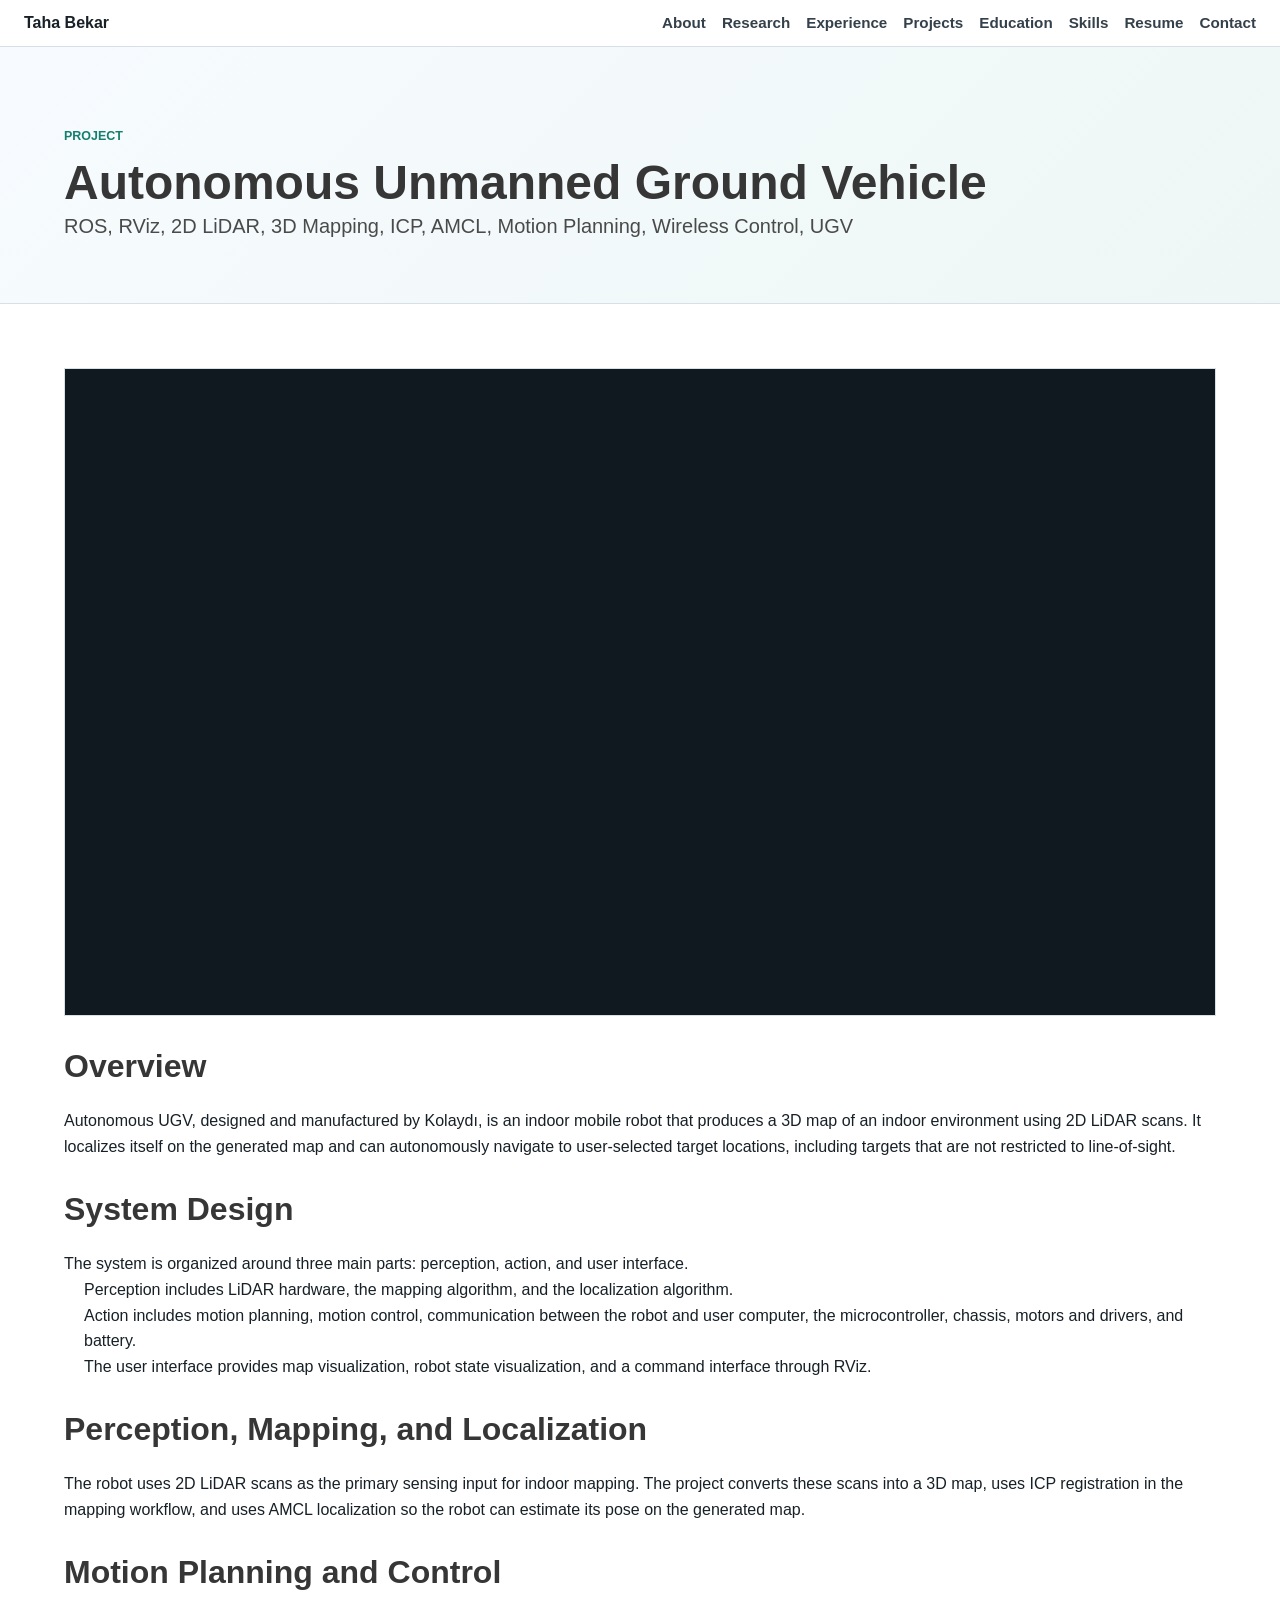
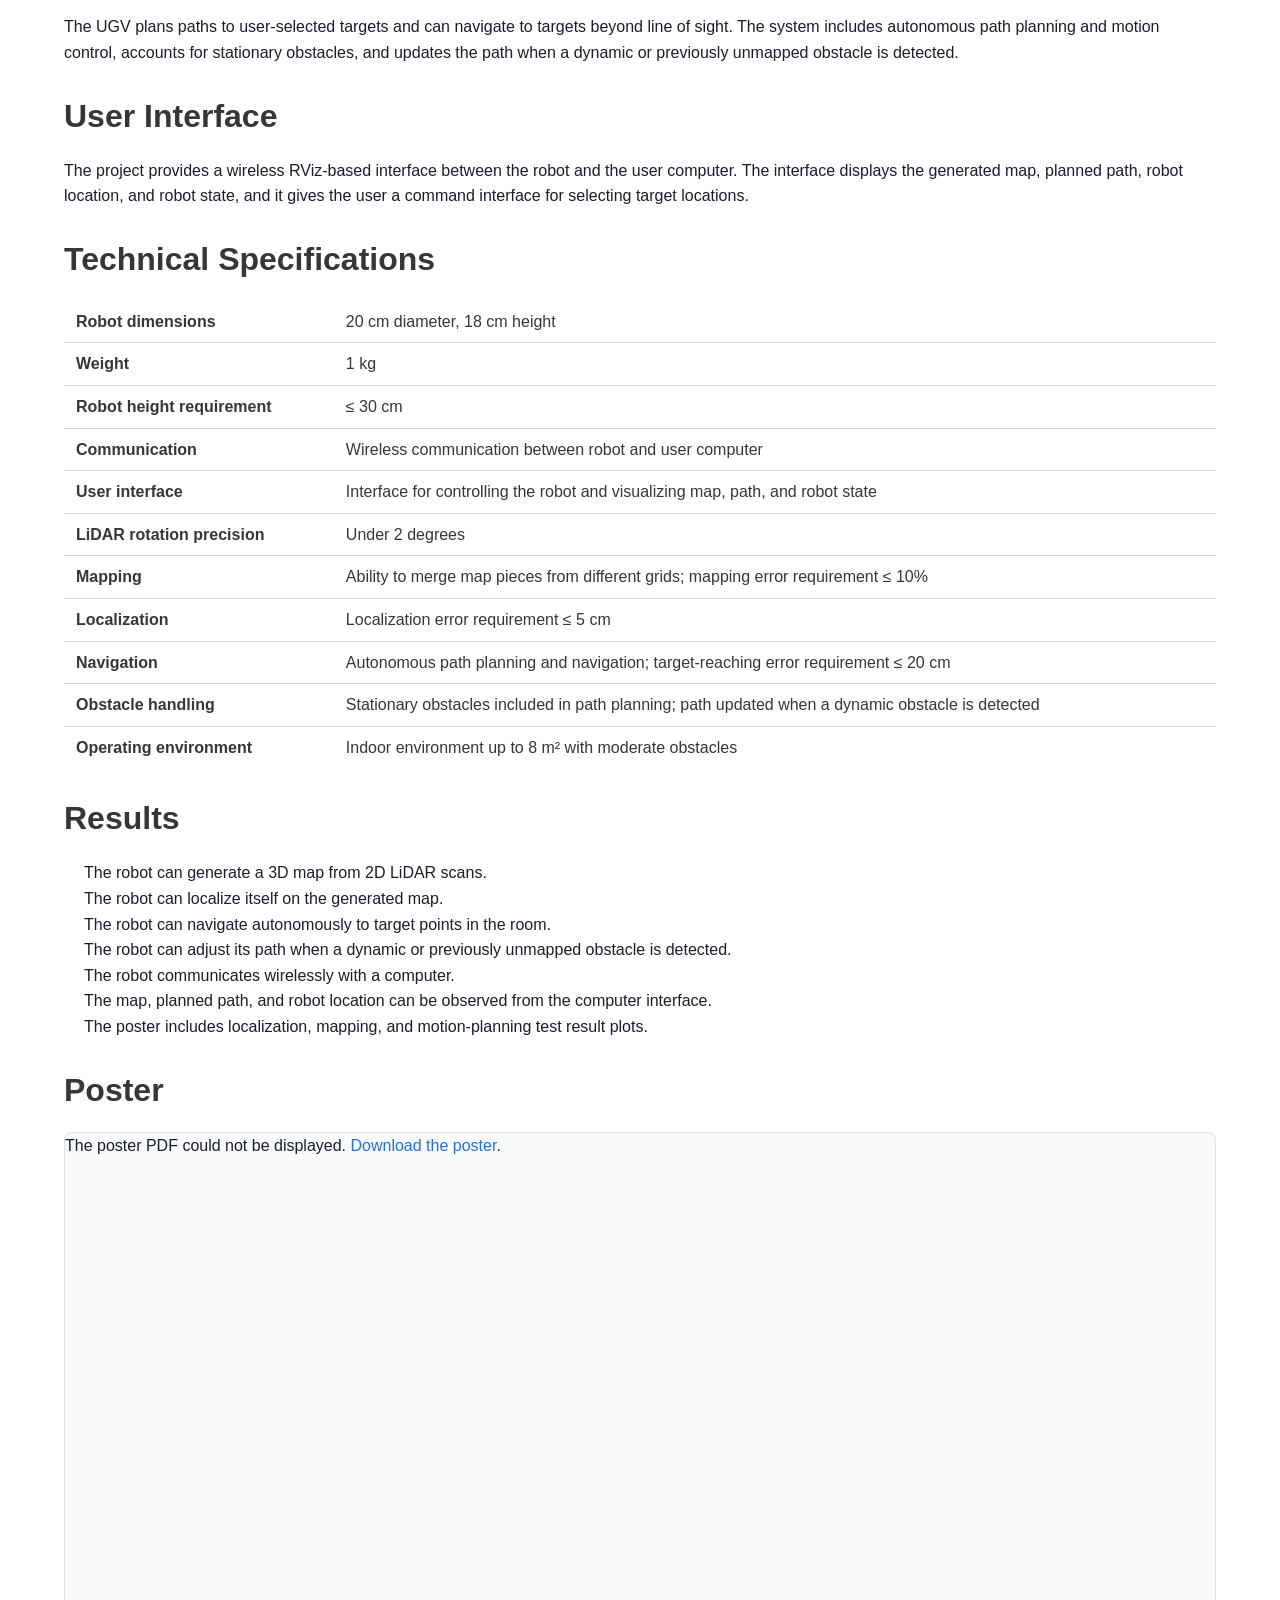
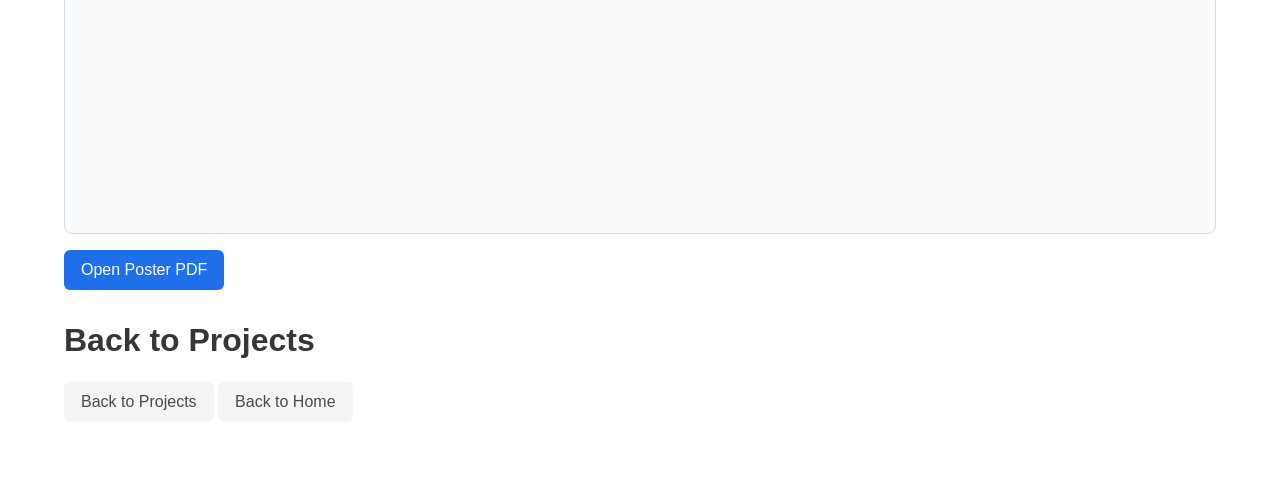
<file: projects/ugv-mapping.html>
<!DOCTYPE html>
<html lang="en">
<head>
    <meta charset="UTF-8">
    <meta name="viewport" content="width=device-width, initial-scale=1.0">
    <title>Autonomous Unmanned Ground Vehicle | Taha Bekar</title>
    <meta name="description" content="Autonomous indoor UGV project by Taha Bekar using ROS, RViz, 2D LiDAR, 3D mapping, ICP, AMCL, motion planning, and wireless control.">
    <link rel="stylesheet" href="../css/bulma.min.css">
    <link rel="stylesheet" href="../css/portfolio.css">
</head>
<body>
<nav class="site-nav" aria-label="Project navigation">
    <a class="site-brand" href="../index.html#top">Taha Bekar</a>
    <div class="site-nav-links">
        <a href="../index.html#about">About</a>
        <a href="../index.html#research">Research</a>
        <a href="../index.html#experience">Experience</a>
        <a href="../index.html#projects">Projects</a>
        <a href="../index.html#education">Education</a>
        <a href="../index.html#skills">Skills</a>
        <a href="../index.html#resume">Resume</a>
        <a href="../index.html#contact">Contact</a>
    </div>
</nav>

<main>
    <section class="hero portfolio-hero project-hero">
        <div class="hero-body">
            <div class="container narrow">
                <p class="eyebrow">Project</p>
                <h1 class="title is-1">Autonomous Unmanned Ground Vehicle</h1>
                <p class="subtitle is-5">ROS, RViz, 2D LiDAR, 3D Mapping, ICP, AMCL, Motion Planning, Wireless Control, UGV</p>
            </div>
        </div>
    </section>

    <section class="section">
        <div class="container narrow">
            <figure class="media-frame project-detail-media">
                <iframe
                    src="https://www.youtube.com/embed/qcqMBeMrgU0"
                    title="Autonomous UGV mapping system video"
                    loading="lazy"
                    allow="accelerometer; autoplay; clipboard-write; encrypted-media; gyroscope; picture-in-picture; web-share"
                    allowfullscreen>
                </iframe>
            </figure>

            <div class="project-detail">
                <h2 class="title is-3">Overview</h2>
                <p>
                    Autonomous UGV, designed and manufactured by Kolayd&#305;, is an indoor mobile robot that produces
                    a 3D map of an indoor environment using 2D LiDAR scans. It localizes itself on the generated map
                    and can autonomously navigate to user-selected target locations, including targets that are not
                    restricted to line-of-sight.
                </p>

                <h2 class="title is-3">System Design</h2>
                <p>The system is organized around three main parts: perception, action, and user interface.</p>
                <ul>
                    <li>Perception includes LiDAR hardware, the mapping algorithm, and the localization algorithm.</li>
                    <li>Action includes motion planning, motion control, communication between the robot and user computer, the microcontroller, chassis, motors and drivers, and battery.</li>
                    <li>The user interface provides map visualization, robot state visualization, and a command interface through RViz.</li>
                </ul>

                <h2 class="title is-3">Perception, Mapping, and Localization</h2>
                <p>
                    The robot uses 2D LiDAR scans as the primary sensing input for indoor mapping. The project converts
                    these scans into a 3D map, uses ICP registration in the mapping workflow, and uses AMCL localization
                    so the robot can estimate its pose on the generated map.
                </p>

                <h2 class="title is-3">Motion Planning and Control</h2>
                <p>
                    The UGV plans paths to user-selected targets and can navigate to targets beyond line of sight. The
                    system includes autonomous path planning and motion control, accounts for stationary obstacles, and
                    updates the path when a dynamic or previously unmapped obstacle is detected.
                </p>

                <h2 class="title is-3">User Interface</h2>
                <p>
                    The project provides a wireless RViz-based interface between the robot and the user computer. The
                    interface displays the generated map, planned path, robot location, and robot state, and it gives
                    the user a command interface for selecting target locations.
                </p>

                <h2 class="title is-3">Technical Specifications</h2>
                <table class="table is-fullwidth spec-table">
                    <tbody>
                        <tr>
                            <th>Robot dimensions</th>
                            <td>20 cm diameter, 18 cm height</td>
                        </tr>
                        <tr>
                            <th>Weight</th>
                            <td>1 kg</td>
                        </tr>
                        <tr>
                            <th>Robot height requirement</th>
                            <td>&le; 30 cm</td>
                        </tr>
                        <tr>
                            <th>Communication</th>
                            <td>Wireless communication between robot and user computer</td>
                        </tr>
                        <tr>
                            <th>User interface</th>
                            <td>Interface for controlling the robot and visualizing map, path, and robot state</td>
                        </tr>
                        <tr>
                            <th>LiDAR rotation precision</th>
                            <td>Under 2 degrees</td>
                        </tr>
                        <tr>
                            <th>Mapping</th>
                            <td>Ability to merge map pieces from different grids; mapping error requirement &le; 10%</td>
                        </tr>
                        <tr>
                            <th>Localization</th>
                            <td>Localization error requirement &le; 5 cm</td>
                        </tr>
                        <tr>
                            <th>Navigation</th>
                            <td>Autonomous path planning and navigation; target-reaching error requirement &le; 20 cm</td>
                        </tr>
                        <tr>
                            <th>Obstacle handling</th>
                            <td>Stationary obstacles included in path planning; path updated when a dynamic obstacle is detected</td>
                        </tr>
                        <tr>
                            <th>Operating environment</th>
                            <td>Indoor environment up to 8 m&sup2; with moderate obstacles</td>
                        </tr>
                    </tbody>
                </table>

                <h2 class="title is-3">Results</h2>
                <ul>
                    <li>The robot can generate a 3D map from 2D LiDAR scans.</li>
                    <li>The robot can localize itself on the generated map.</li>
                    <li>The robot can navigate autonomously to target points in the room.</li>
                    <li>The robot can adjust its path when a dynamic or previously unmapped obstacle is detected.</li>
                    <li>The robot communicates wirelessly with a computer.</li>
                    <li>The map, planned path, and robot location can be observed from the computer interface.</li>
                    <li>The poster includes localization, mapping, and motion-planning test result plots.</li>
                </ul>

                <section class="project-poster">
                    <h2 class="title is-3">Poster</h2>
                    <div class="pdf-frame">
                        <object data="../assets/Autonomous_Unmanned_Ground_Vehicle_Mehmet_Taha_Bekar%2C_Enfal_C%CC%A7abuk.pdf" type="application/pdf">
                            <p>
                                The poster PDF could not be displayed.
                                <a href="../assets/Autonomous_Unmanned_Ground_Vehicle_Mehmet_Taha_Bekar%2C_Enfal_C%CC%A7abuk.pdf" target="_blank" rel="noopener">Download the poster</a>.
                            </p>
                        </object>
                    </div>
                    <p class="section-action">
                        <a class="button is-link" href="../assets/Autonomous_Unmanned_Ground_Vehicle_Mehmet_Taha_Bekar%2C_Enfal_C%CC%A7abuk.pdf" target="_blank" rel="noopener">
                            Open Poster PDF
                        </a>
                    </p>
                </section>

                <h2 class="title is-3">Back to Projects</h2>
                <p class="section-action">
                    <a class="button is-light" href="../index.html#projects">Back to Projects</a>
                    <a class="button is-light" href="../index.html#top">Back to Home</a>
                </p>
            </div>
        </div>
    </section>
</main>
</body>
</html>
</file>
<file: css/portfolio.css>
:root {
    --ink: #172026;
    --muted: #5b6770;
    --line: #d9e0e5;
    --panel: #ffffff;
    --soft: #f5f8fa;
    --accent: #1f6feb;
    --accent-dark: #164fa3;
    --signal: #157f6e;
}

html {
    scroll-behavior: smooth;
}

body {
    color: var(--ink);
    font-family: Arial, Helvetica, sans-serif;
    line-height: 1.6;
}

a {
    color: var(--accent);
}

a:hover {
    color: var(--accent-dark);
}

.site-nav {
    align-items: center;
    background: rgba(255, 255, 255, 0.96);
    border-bottom: 1px solid var(--line);
    display: flex;
    gap: 1rem;
    justify-content: space-between;
    left: 0;
    padding: 0.65rem 1.5rem;
    position: sticky;
    top: 0;
    z-index: 20;
}

.site-brand {
    color: var(--ink);
    font-weight: 700;
    white-space: nowrap;
}

.site-nav-links {
    display: flex;
    flex-wrap: wrap;
    gap: 0.25rem 1rem;
    justify-content: flex-end;
}

.site-nav-links a {
    color: #34404a;
    font-size: 0.95rem;
    font-weight: 600;
}

.portfolio-hero {
    background: linear-gradient(135deg, #f7fbff 0%, #eef7f5 100%);
    border-bottom: 1px solid var(--line);
}

.portfolio-hero .hero-body {
    padding-bottom: 4rem;
    padding-top: 5rem;
}

.eyebrow {
    color: var(--signal);
    font-size: 0.78rem;
    font-weight: 700;
    letter-spacing: 0;
    margin-bottom: 0.55rem;
    text-transform: uppercase;
}

.hero-summary {
    color: var(--muted);
    font-size: 1.1rem;
    max-width: 720px;
}

.hero-actions {
    display: flex;
    flex-wrap: wrap;
    gap: 0.75rem;
    margin-top: 1.5rem;
}

.button {
    border-radius: 6px;
}

.button.is-link {
    background-color: var(--accent);
}

.section {
    padding-bottom: 4rem;
    padding-top: 4rem;
}

.section-muted {
    background: var(--soft);
}

.section-heading {
    margin-bottom: 1.5rem;
}

.narrow {
    max-width: 900px;
}

.content-card,
.timeline-item,
.project-card,
.skill-group {
    background: var(--panel);
    border: 1px solid var(--line);
    border-radius: 8px;
    box-shadow: 0 8px 20px rgba(23, 32, 38, 0.05);
}

.content-card {
    padding: 1.5rem;
}

.equal-height {
    height: 100%;
}

.content-card ul,
.timeline-body ul {
    margin-left: 1.25rem;
}

.timeline-item {
    display: grid;
    gap: 1.5rem;
    grid-template-columns: minmax(170px, 0.28fr) 1fr;
    margin-bottom: 1rem;
    padding: 1.5rem;
}

.timeline-meta {
    color: var(--muted);
    font-size: 0.95rem;
    font-weight: 600;
}

.timeline-meta p {
    margin-bottom: 0.35rem;
}

.timeline-body .subtitle {
    color: var(--muted);
    margin-bottom: 0.75rem;
}

.project-grid {
    display: grid;
    gap: 1.25rem;
    grid-template-columns: repeat(2, minmax(0, 1fr));
}

.project-card {
    display: flex;
    flex-direction: column;
    overflow: hidden;
}

.project-content {
    display: flex;
    flex: 1;
    flex-direction: column;
    padding: 1.25rem;
}

.project-content p {
    color: var(--muted);
}

.project-link {
    font-weight: 700;
    margin-top: auto;
}

.tags {
    gap: 0.4rem;
    margin-bottom: 1rem;
    margin-top: 1rem;
}

.tag {
    background: #e8f1fb;
    color: #24364a;
    white-space: normal;
}

.image-placeholder {
    align-items: center;
    background:
        linear-gradient(135deg, rgba(31, 111, 235, 0.08), rgba(21, 127, 110, 0.08)),
        #f8fafc;
    border: 1px dashed #a8b7c4;
    color: var(--muted);
    display: flex;
    flex-direction: column;
    justify-content: center;
    min-height: 190px;
    padding: 1rem;
    text-align: center;
}

.image-placeholder code {
    background: transparent;
    color: #40505c;
    font-size: 0.8rem;
    margin-top: 0.35rem;
    white-space: normal;
    word-break: break-word;
}

.media-frame {
    background: #101820;
    border: 1px solid var(--line);
    display: block;
    overflow: hidden;
    padding: 0;
}

.media-frame img,
.media-frame video,
.media-frame iframe {
    border: 0;
    display: block;
    height: 100%;
    object-fit: cover;
    width: 100%;
}

.portrait-placeholder {
    aspect-ratio: 4 / 5;
    border-radius: 8px;
    min-height: 320px;
}

.project-image {
    aspect-ratio: 16 / 9;
    min-height: 180px;
}

.project-detail-media {
    aspect-ratio: 16 / 9;
    margin-bottom: 2rem;
}

.project-media-stack {
    display: grid;
    gap: 1rem;
    margin-bottom: 2rem;
}

.project-media-stack .project-detail-media {
    margin-bottom: 0;
}

.project-detail h2 {
    margin-top: 2rem;
}

.project-detail ul {
    margin-left: 1.25rem;
}

.project-poster {
    margin-top: 2rem;
}

.pdf-frame {
    background: #f8fafc;
    border: 1px solid var(--line);
    border-radius: 8px;
    min-height: 700px;
    overflow: hidden;
    width: 100%;
}

.pdf-frame object,
.pdf-frame iframe,
.pdf-frame embed {
    border: 0;
    display: block;
    height: 700px;
    width: 100%;
}

.spec-table th,
.spec-table td {
    vertical-align: top;
}

.skills-grid {
    display: grid;
    gap: 1rem;
    grid-template-columns: repeat(3, minmax(0, 1fr));
}

.skill-group {
    padding: 1.25rem;
}

.skill-group h3 {
    font-size: 1rem;
    font-weight: 700;
    margin-bottom: 0.4rem;
}

.skill-group p,
.contact-list p {
    color: var(--muted);
}

.honors-list {
    margin-left: 1.25rem;
}

.section-action {
    margin-top: 1rem;
}

.footer {
    border-top: 1px solid var(--line);
    padding: 2rem 1.5rem;
}

@media screen and (max-width: 900px) {
    .site-nav {
        align-items: flex-start;
        flex-direction: column;
    }

    .site-nav-links {
        justify-content: flex-start;
    }

    .portfolio-hero .hero-body {
        padding-top: 3rem;
    }

    .timeline-item,
    .project-grid,
    .skills-grid {
        grid-template-columns: 1fr;
    }

    .pdf-frame {
        min-height: 500px;
    }

    .pdf-frame object,
    .pdf-frame iframe,
    .pdf-frame embed {
        height: 500px;
    }
}

@media screen and (max-width: 520px) {
    .site-nav {
        padding: 0.65rem 1rem;
    }

    .site-nav-links {
        gap: 0.2rem 0.75rem;
    }

    .site-nav-links a {
        font-size: 0.88rem;
    }

    .portfolio-hero .hero-body,
    .section {
        padding-left: 0.25rem;
        padding-right: 0.25rem;
    }

    .title.is-1 {
        font-size: 2.35rem;
    }

    .hero-actions .button {
        flex: 1 1 140px;
    }
}
</file>
